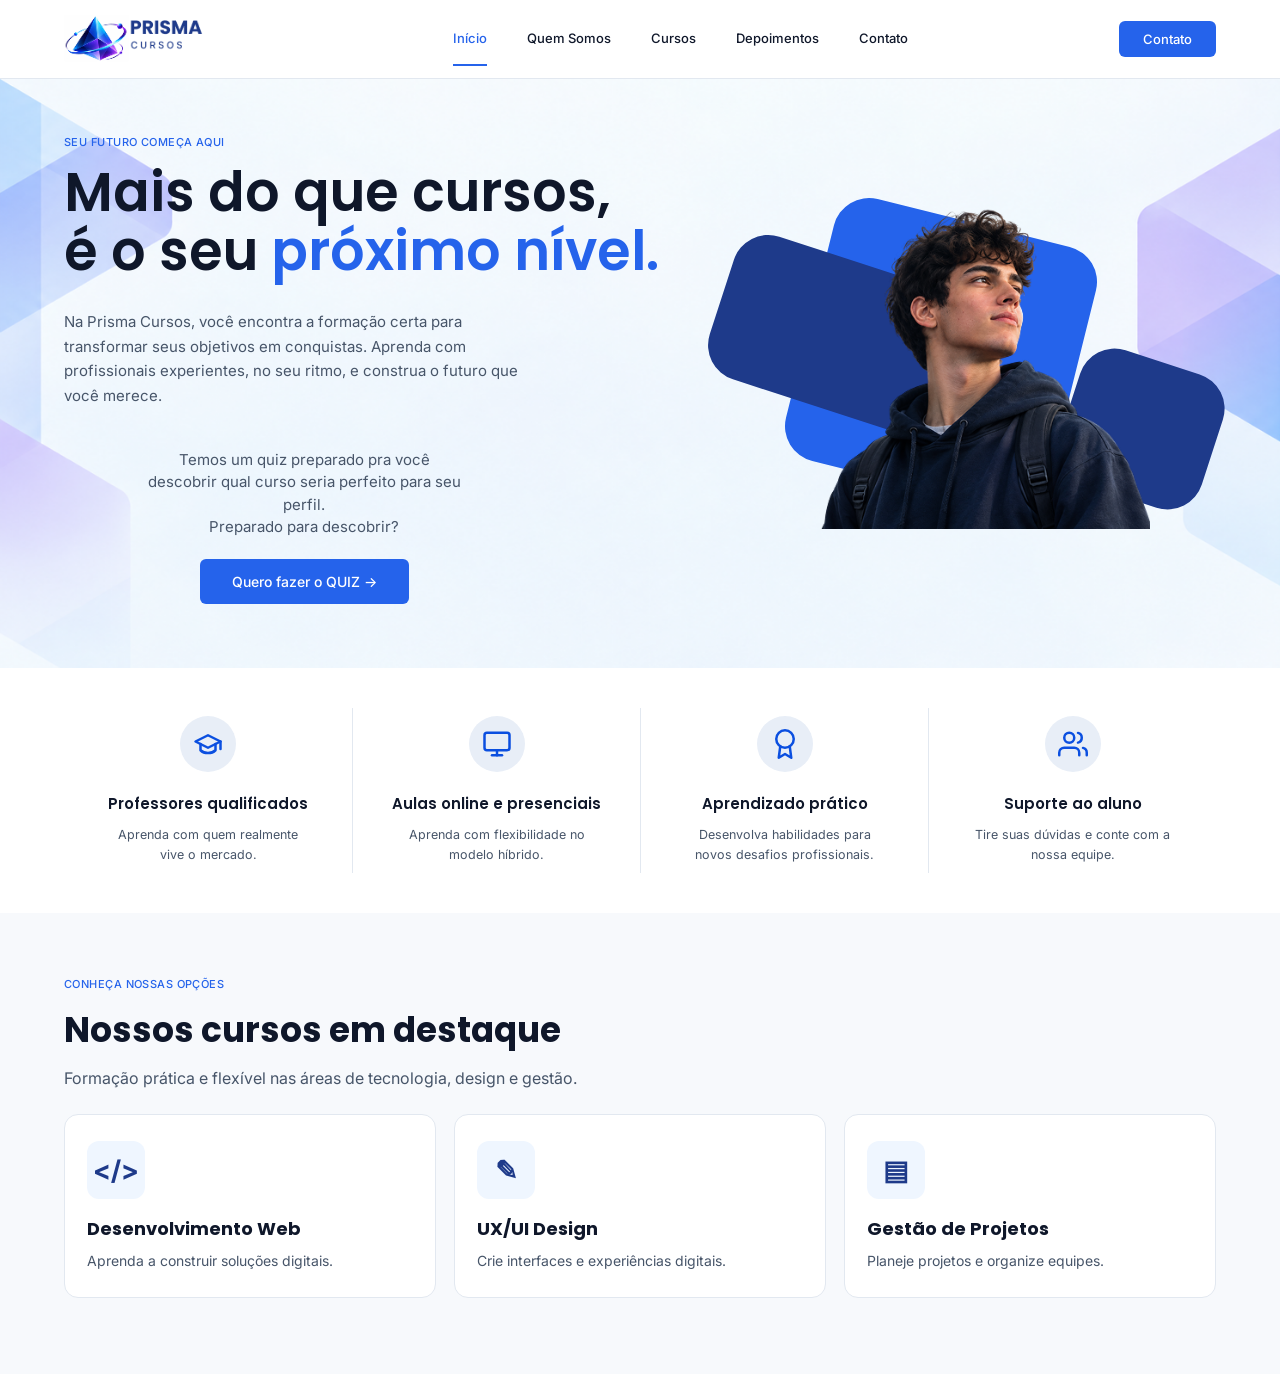
<file: index.html>
<!DOCTYPE html>

<html lang="pt-BR">
<head>
<meta charset="utf-8"/>
<meta content="width=device-width, initial-scale=1.0" name="viewport"/>
<title>Início | Prisma Cursos</title>
<link href="https://fonts.googleapis.com/css2?family=Inter:wght@400;500;600&amp;family=Poppins:wght@500;600;700&amp;display=swap" rel="stylesheet"/>
<link href="01-homepage/style.css" rel="stylesheet"/>
</head>
<body>
<!-- CABEÇALHO -->
<header class="navbar">
<div class="navbar__conteudo">
<a class="navbar__logo" href="index.html">
<img alt="Prisma Cursos" src="01-homepage/assets/logo.png"/>
</a>
<nav class="navbar__menu" id="menu">
<ul>
<li><a class="ativo" href="index.html">Início</a></li>
<li><a href="02-quem-somos/index.html">Quem Somos</a></li>
<li><a href="03-cursos/index.html">Cursos</a></li>
<li><a href="Pagina-Depoimentos/depoimentos.html">Depoimentos</a></li>
<li><a href="Pagina-Contatos/contatos.html">Contato</a></li>
</ul>
</nav>
<a class="botao botao--pequeno" href="Pagina-Contatos/contatos.html">Contato</a>
<!-- botão do menu no celular (o script.js faz ele funcionar) -->
<button aria-controls="menu" aria-expanded="false" aria-label="Abrir menu" class="navbar__toggle" id="botao-menu">☰</button>
</div>
</header>
<main>
<!-- HERO -->
<section class="hero">
<div class="container hero__conteudo">
<div class="hero__texto">
<span class="etiqueta">Seu futuro começa aqui</span>
<h1>Mais do que cursos,<br/>é o seu <span class="destaque">próximo nível.</span></h1>
<p>
                    Na Prisma Cursos, você encontra a formação certa para
                    transformar seus objetivos em conquistas. Aprenda com
                    profissionais experientes, no seu ritmo, e construa o futuro
                    que você merece.
                </p>
<div class="hero__quiz">
<p>
                        Temos um quiz preparado pra você descobrir qual curso
                        seria perfeito para seu perfil.<br/>
                        Preparado para descobrir?
                    </p>
<a class="botao" href="quiz/index.html">Quero fazer o QUIZ →</a>
</div>
</div>
<div class="hero__visual">
<div class="forma forma--escura-esq"></div>
<div class="forma forma--azul"></div>
<div class="forma forma--escura-dir"></div>
<img alt="Estudante da Prisma Cursos" class="hero__menino" src="01-homepage/assets/menino.png"/>
</div>
</div>
</section>
<!-- BENEFÍCIOS -->
<section class="beneficios">
<div class="container beneficios__lista">
<article class="beneficio">
<div class="beneficio__icone">
<svg fill="none" height="30" stroke="currentColor" stroke-linecap="round" stroke-linejoin="round" stroke-width="2" viewbox="0 0 24 24" width="30"><path d="M22 10 12 5 2 10l10 5 10-5z"></path><path d="M6 12v5c3 3 9 3 12 0v-5"></path><line x1="22" x2="22" y1="10" y2="16"></line></svg>
</div>
<h3>Professores qualificados</h3>
<p>Aprenda com quem realmente vive o mercado.</p>
</article>
<article class="beneficio">
<div class="beneficio__icone">
<svg fill="none" height="30" stroke="currentColor" stroke-linecap="round" stroke-linejoin="round" stroke-width="2" viewbox="0 0 24 24" width="30"><rect height="14" rx="2" width="20" x="2" y="3"></rect><line x1="8" x2="16" y1="21" y2="21"></line><line x1="12" x2="12" y1="17" y2="21"></line></svg>
</div>
<h3>Aulas online e presenciais</h3>
<p>Aprenda com flexibilidade no modelo híbrido.</p>
</article>
<article class="beneficio">
<div class="beneficio__icone">
<svg fill="none" height="30" stroke="currentColor" stroke-linecap="round" stroke-linejoin="round" stroke-width="2" viewbox="0 0 24 24" width="30"><circle cx="12" cy="8" r="7"></circle><polyline points="8.21 13.89 7 23 12 20 17 23 15.79 13.88"></polyline></svg>
</div>
<h3>Aprendizado prático</h3>
<p>Desenvolva habilidades para novos desafios profissionais.</p>
</article>
<article class="beneficio">
<div class="beneficio__icone">
<svg fill="none" height="30" stroke="currentColor" stroke-linecap="round" stroke-linejoin="round" stroke-width="2" viewbox="0 0 24 24" width="30"><path d="M17 21v-2a4 4 0 0 0-4-4H5a4 4 0 0 0-4 4v2"></path><circle cx="9" cy="7" r="4"></circle><path d="M23 21v-2a4 4 0 0 0-3-3.87"></path><path d="M16 3.13a4 4 0 0 1 0 7.75"></path></svg>
</div>
<h3>Suporte ao aluno</h3>
<p>Tire suas dúvidas e conte com a nossa equipe.</p>
</article>
</div>
</section><section class="home-courses"><div class="container"><span class="etiqueta">Conheça nossas opções</span><h2>Nossos cursos em destaque</h2><p>Formação prática e flexível nas áreas de tecnologia, design e gestão.</p><div class="home-courses__grid"><a class="home-course" href="03-cursos/index.html#curso-web"><span aria-hidden="true">&lt;/&gt;</span><h3>Desenvolvimento Web</h3><p>Aprenda a construir soluções digitais.</p></a><a class="home-course" href="03-cursos/index.html#curso-design"><span aria-hidden="true">✎</span><h3>UX/UI Design</h3><p>Crie interfaces e experiências digitais.</p></a><a class="home-course" href="03-cursos/index.html#curso-gestao"><span aria-hidden="true">▤</span><h3>Gestão de Projetos</h3><p>Planeje projetos e organize equipes.</p></a></div></div></section>
</main>
<script src="01-homepage/script.js"></script>
</body>
</html>
</file>
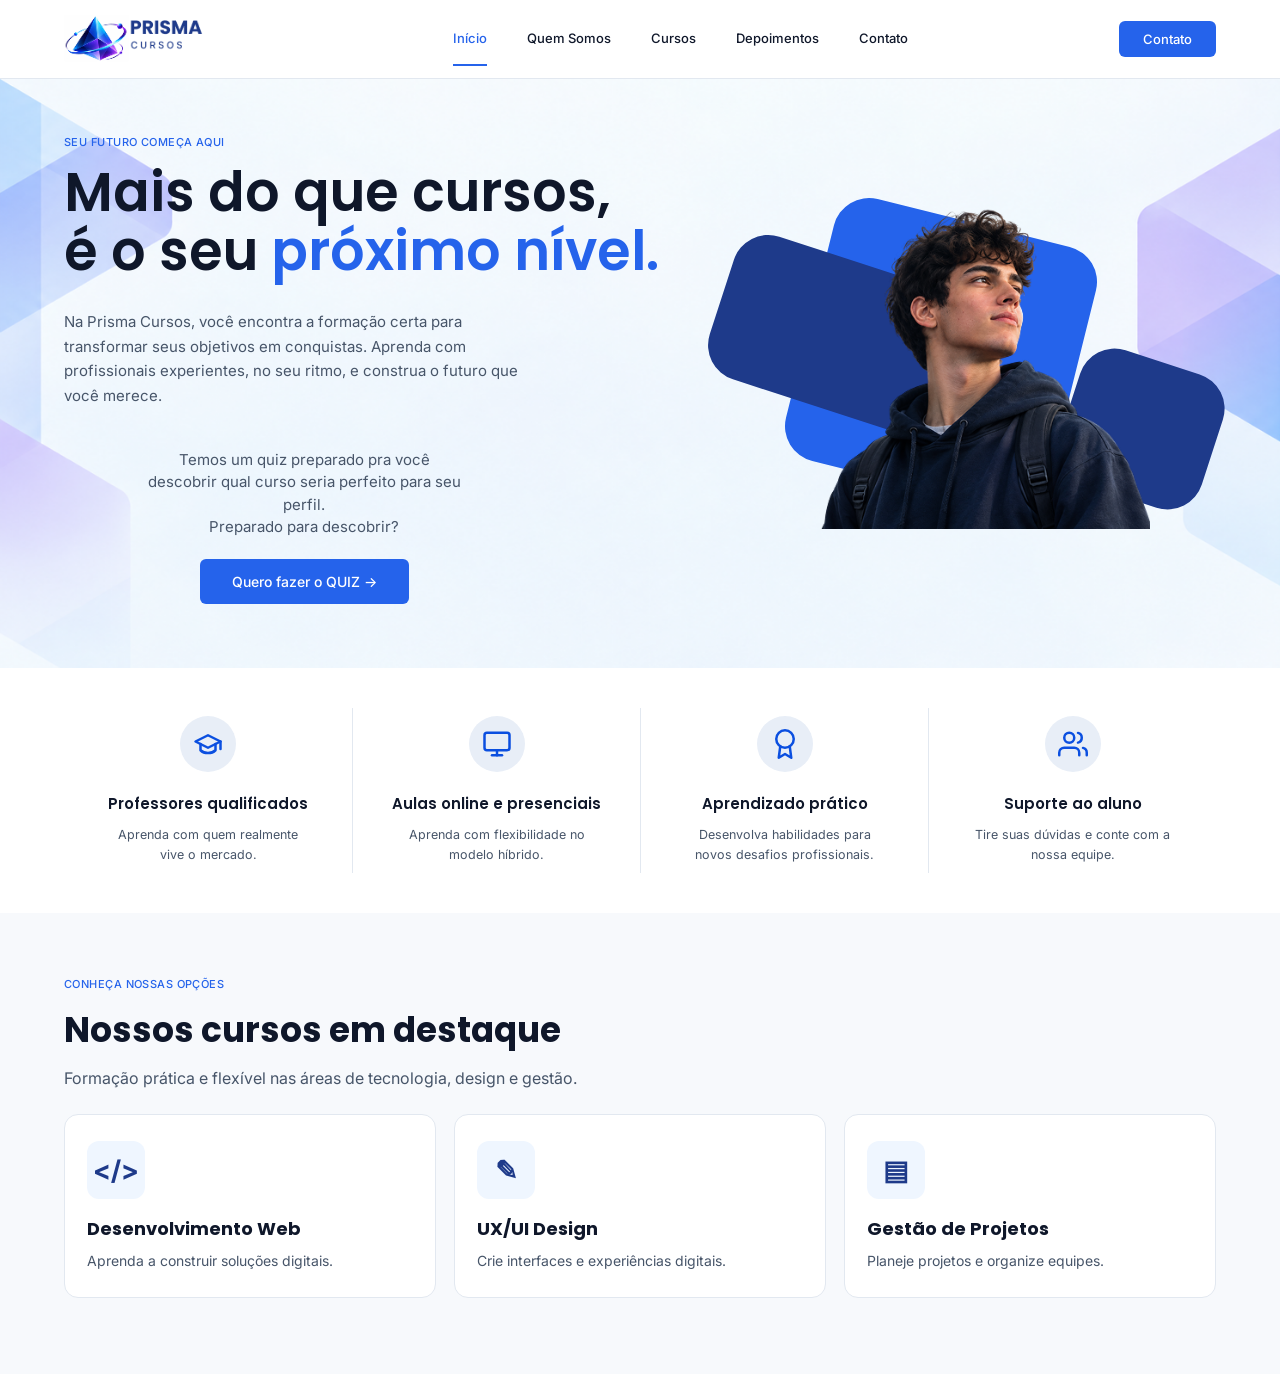
<file: 01-homepage/index.html>
<!DOCTYPE html>

<html lang="pt-BR">
<head>
<meta charset="utf-8"/>
<meta content="width=device-width, initial-scale=1.0" name="viewport"/>
<title>Início | Prisma Cursos</title>
<link href="https://fonts.googleapis.com/css2?family=Inter:wght@400;500;600&amp;family=Poppins:wght@500;600;700&amp;display=swap" rel="stylesheet"/>
<link href="style.css" rel="stylesheet"/>
</head>
<body>
<!-- CABEÇALHO -->
<header class="navbar">
<div class="navbar__conteudo">
<a class="navbar__logo" href="../index.html">
<img alt="Prisma Cursos" src="assets/logo.png"/>
</a>
<nav class="navbar__menu" id="menu">
<ul>
<li><a class="ativo" href="../index.html">Início</a></li>
<li><a href="../02-quem-somos/index.html">Quem Somos</a></li>
<li><a href="../03-cursos/index.html">Cursos</a></li>
<li><a href="../Pagina-Depoimentos/depoimentos.html">Depoimentos</a></li>
<li><a href="../Pagina-Contatos/contatos.html">Contato</a></li>
</ul>
</nav>
<a class="botao botao--pequeno" href="../Pagina-Contatos/contatos.html">Contato</a>
<!-- botão do menu no celular (o script.js faz ele funcionar) -->
<button aria-controls="menu" aria-expanded="false" aria-label="Abrir menu" class="navbar__toggle" id="botao-menu">☰</button>
</div>
</header>
<main>
<!-- HERO -->
<section class="hero">
<div class="container hero__conteudo">
<div class="hero__texto">
<span class="etiqueta">Seu futuro começa aqui</span>
<h1>Mais do que cursos,<br/>é o seu <span class="destaque">próximo nível.</span></h1>
<p>
                    Na Prisma Cursos, você encontra a formação certa para
                    transformar seus objetivos em conquistas. Aprenda com
                    profissionais experientes, no seu ritmo, e construa o futuro
                    que você merece.
                </p>
<div class="hero__quiz">
<p>
                        Temos um quiz preparado pra você descobrir qual curso
                        seria perfeito para seu perfil.<br/>
                        Preparado para descobrir?
                    </p>
<a class="botao" href="../quiz/index.html">Quero fazer o QUIZ →</a>
</div>
</div>
<div class="hero__visual">
<div class="forma forma--escura-esq"></div>
<div class="forma forma--azul"></div>
<div class="forma forma--escura-dir"></div>
<img alt="Estudante da Prisma Cursos" class="hero__menino" src="assets/menino.png"/>
</div>
</div>
</section>
<!-- BENEFÍCIOS -->
<section class="beneficios">
<div class="container beneficios__lista">
<article class="beneficio">
<div class="beneficio__icone">
<svg fill="none" height="30" stroke="currentColor" stroke-linecap="round" stroke-linejoin="round" stroke-width="2" viewbox="0 0 24 24" width="30"><path d="M22 10 12 5 2 10l10 5 10-5z"></path><path d="M6 12v5c3 3 9 3 12 0v-5"></path><line x1="22" x2="22" y1="10" y2="16"></line></svg>
</div>
<h3>Professores qualificados</h3>
<p>Aprenda com quem realmente vive o mercado.</p>
</article>
<article class="beneficio">
<div class="beneficio__icone">
<svg fill="none" height="30" stroke="currentColor" stroke-linecap="round" stroke-linejoin="round" stroke-width="2" viewbox="0 0 24 24" width="30"><rect height="14" rx="2" width="20" x="2" y="3"></rect><line x1="8" x2="16" y1="21" y2="21"></line><line x1="12" x2="12" y1="17" y2="21"></line></svg>
</div>
<h3>Aulas online e presenciais</h3>
<p>Aprenda com flexibilidade no modelo híbrido.</p>
</article>
<article class="beneficio">
<div class="beneficio__icone">
<svg fill="none" height="30" stroke="currentColor" stroke-linecap="round" stroke-linejoin="round" stroke-width="2" viewbox="0 0 24 24" width="30"><circle cx="12" cy="8" r="7"></circle><polyline points="8.21 13.89 7 23 12 20 17 23 15.79 13.88"></polyline></svg>
</div>
<h3>Aprendizado prático</h3>
<p>Desenvolva habilidades para novos desafios profissionais.</p>
</article>
<article class="beneficio">
<div class="beneficio__icone">
<svg fill="none" height="30" stroke="currentColor" stroke-linecap="round" stroke-linejoin="round" stroke-width="2" viewbox="0 0 24 24" width="30"><path d="M17 21v-2a4 4 0 0 0-4-4H5a4 4 0 0 0-4 4v2"></path><circle cx="9" cy="7" r="4"></circle><path d="M23 21v-2a4 4 0 0 0-3-3.87"></path><path d="M16 3.13a4 4 0 0 1 0 7.75"></path></svg>
</div>
<h3>Suporte ao aluno</h3>
<p>Tire suas dúvidas e conte com a nossa equipe.</p>
</article>
</div>
</section><section class="home-courses"><div class="container"><span class="etiqueta">Conheça nossas opções</span><h2>Nossos cursos em destaque</h2><p>Formação prática e flexível nas áreas de tecnologia, design e gestão.</p><div class="home-courses__grid"><a class="home-course" href="../03-cursos/index.html#curso-web"><span aria-hidden="true">&lt;/&gt;</span><h3>Desenvolvimento Web</h3><p>Aprenda a construir soluções digitais.</p></a><a class="home-course" href="../03-cursos/index.html#curso-design"><span aria-hidden="true">✎</span><h3>UX/UI Design</h3><p>Crie interfaces e experiências digitais.</p></a><a class="home-course" href="../03-cursos/index.html#curso-gestao"><span aria-hidden="true">▤</span><h3>Gestão de Projetos</h3><p>Planeje projetos e organize equipes.</p></a></div></div></section>
</main>
<script src="script.js"></script>
</body>
</html>
</file>
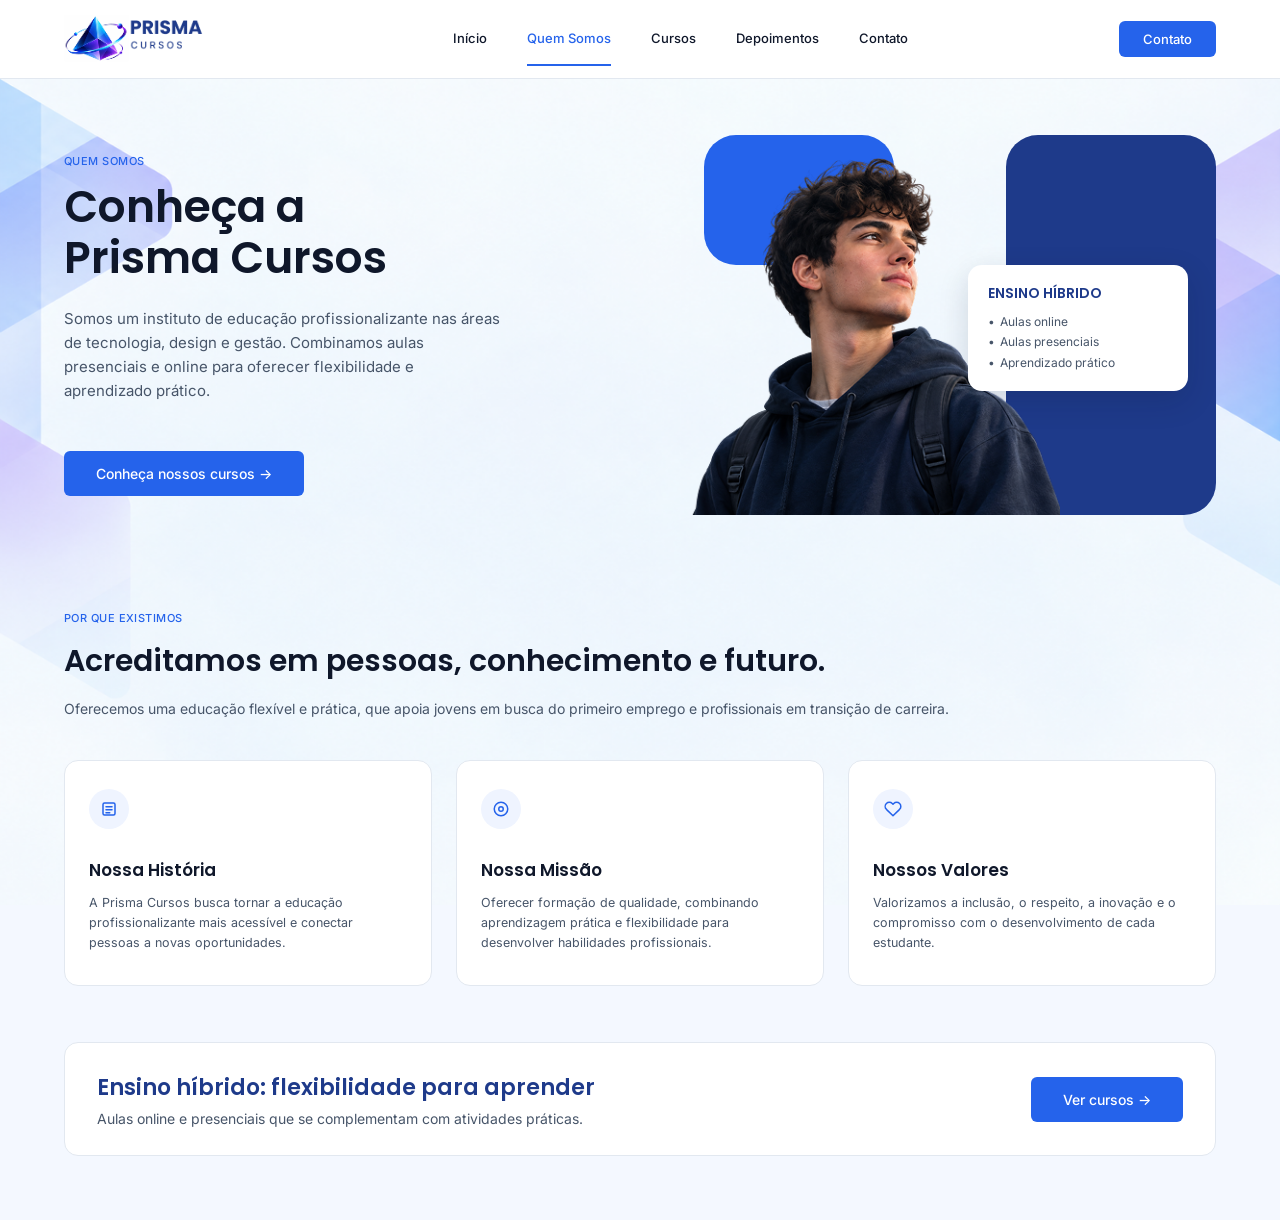
<file: 02-quem-somos/index.html>
<!DOCTYPE html>

<html lang="pt-BR">
<head>
<meta charset="utf-8"/>
<meta content="width=device-width, initial-scale=1.0" name="viewport"/>
<title>Quem Somos | Prisma Cursos</title>
<link href="https://fonts.googleapis.com" rel="preconnect"/>
<link crossorigin="" href="https://fonts.gstatic.com" rel="preconnect"/>
<link href="https://fonts.googleapis.com/css2?family=Inter:wght@400;500;600&amp;family=Poppins:wght@500;600;700&amp;display=swap" rel="stylesheet"/>
<link href="style.css" rel="stylesheet"/>
</head>
<body>
<!-- CABEÇALHO -->
<header class="navbar">
<div class="navbar__conteudo">
<a class="navbar__logo" href="../index.html">
<img alt="Prisma Cursos" src="assets/logo.png"/>
</a>
<nav class="navbar__menu" id="menu">
<ul>
<li><a href="../index.html">Início</a></li>
<li><a class="ativo" href="../02-quem-somos/index.html">Quem Somos</a></li>
<li><a href="../03-cursos/index.html">Cursos</a></li>
<li><a href="../Pagina-Depoimentos/depoimentos.html">Depoimentos</a></li>
<li><a href="../Pagina-Contatos/contatos.html">Contato</a></li>
</ul>
</nav>
<a class="botao botao--pequeno" href="../Pagina-Contatos/contatos.html">Contato</a>
<!-- botão do menu no celular (o script.js faz ele funcionar) -->
<button aria-controls="menu" aria-expanded="false" aria-label="Abrir menu" class="navbar__toggle" id="botao-menu">☰</button>
</div>
</header>
<main>
<!-- HERO -->
<section class="hero">
<div class="container hero__conteudo">
<div class="hero__texto">
<span class="etiqueta">Quem somos</span>
<h1>Conheça a<br/>Prisma Cursos</h1>
<p>
                    Somos um instituto de educação profissionalizante nas áreas
                    de tecnologia, design e gestão. Combinamos aulas presenciais
                    e online para oferecer flexibilidade e aprendizado prático.
                </p>
<a class="botao" href="../03-cursos/index.html">Conheça nossos cursos →</a>
</div>
<div class="hero__visual">
<div class="forma forma--azul"></div>
<div class="forma forma--escura"></div>
<img alt="Estudante da Prisma Cursos" class="hero__menino" src="assets/menino.png"/>
<div class="cartao-flutuante">
<h3>ENSINO HÍBRIDO</h3>
<ul>
<li>Aulas online</li>
<li>Aulas presenciais</li>
<li>Aprendizado prático</li>
</ul>
</div>
</div>
</div>
</section>
<!-- POR QUE EXISTIMOS -->
<section class="porque">
<div class="container">
<span class="etiqueta">Por que existimos</span>
<h2>Acreditamos em pessoas, conhecimento e futuro.</h2>
<p class="porque__subtitulo">
                Oferecemos uma educação flexível e prática, que apoia jovens em busca
                do primeiro emprego e profissionais em transição de carreira.
            </p>
<div class="cards">
<article class="card">
<div class="card__icone">
<svg fill="none" height="18" stroke="currentColor" stroke-linecap="round" stroke-linejoin="round" stroke-width="2" viewbox="0 0 24 24" width="18"><rect height="16" rx="2" width="16" x="4" y="4"></rect><line x1="8" x2="16" y1="9" y2="9"></line><line x1="8" x2="16" y1="13" y2="13"></line><line x1="8" x2="13" y1="17" y2="17"></line></svg>
</div>
<h3>Nossa História</h3>
<p>A Prisma Cursos busca tornar a educação profissionalizante mais acessível e conectar pessoas a novas oportunidades.</p>
</article>
<article class="card">
<div class="card__icone">
<svg fill="none" height="18" stroke="currentColor" stroke-linecap="round" stroke-linejoin="round" stroke-width="2" viewbox="0 0 24 24" width="18"><circle cx="12" cy="12" r="9"></circle><circle cx="12" cy="12" r="3"></circle></svg>
</div>
<h3>Nossa Missão</h3>
<p>Oferecer formação de qualidade, combinando aprendizagem prática e flexibilidade para desenvolver habilidades profissionais.</p>
</article>
<article class="card">
<div class="card__icone">
<svg fill="none" height="18" stroke="currentColor" stroke-linecap="round" stroke-linejoin="round" stroke-width="2" viewbox="0 0 24 24" width="18"><path d="M20.8 4.6a5.5 5.5 0 0 0-7.8 0L12 5.7l-1-1.1a5.5 5.5 0 0 0-7.8 7.8l1 1.1L12 21l7.8-7.5 1-1.1a5.5 5.5 0 0 0 0-7.8z"></path></svg>
</div>
<h3>Nossos Valores</h3>
<p>Valorizamos a inclusão, o respeito, a inovação e o compromisso com o desenvolvimento de cada estudante.</p>
</article>
</div>
</div>
</section>
<!-- FAIXA FINAL -->
<section class="faixa">
<div class="container">
<div class="faixa__caixa">
<div>
<h2>Ensino híbrido: flexibilidade para aprender</h2>
<p>Aulas online e presenciais que se complementam com atividades práticas.</p>
</div>
<a class="botao" href="../03-cursos/index.html">Ver cursos →</a>
</div>
</div>
</section>
</main>
<script src="script.js"></script>
</body>
</html>
</file>
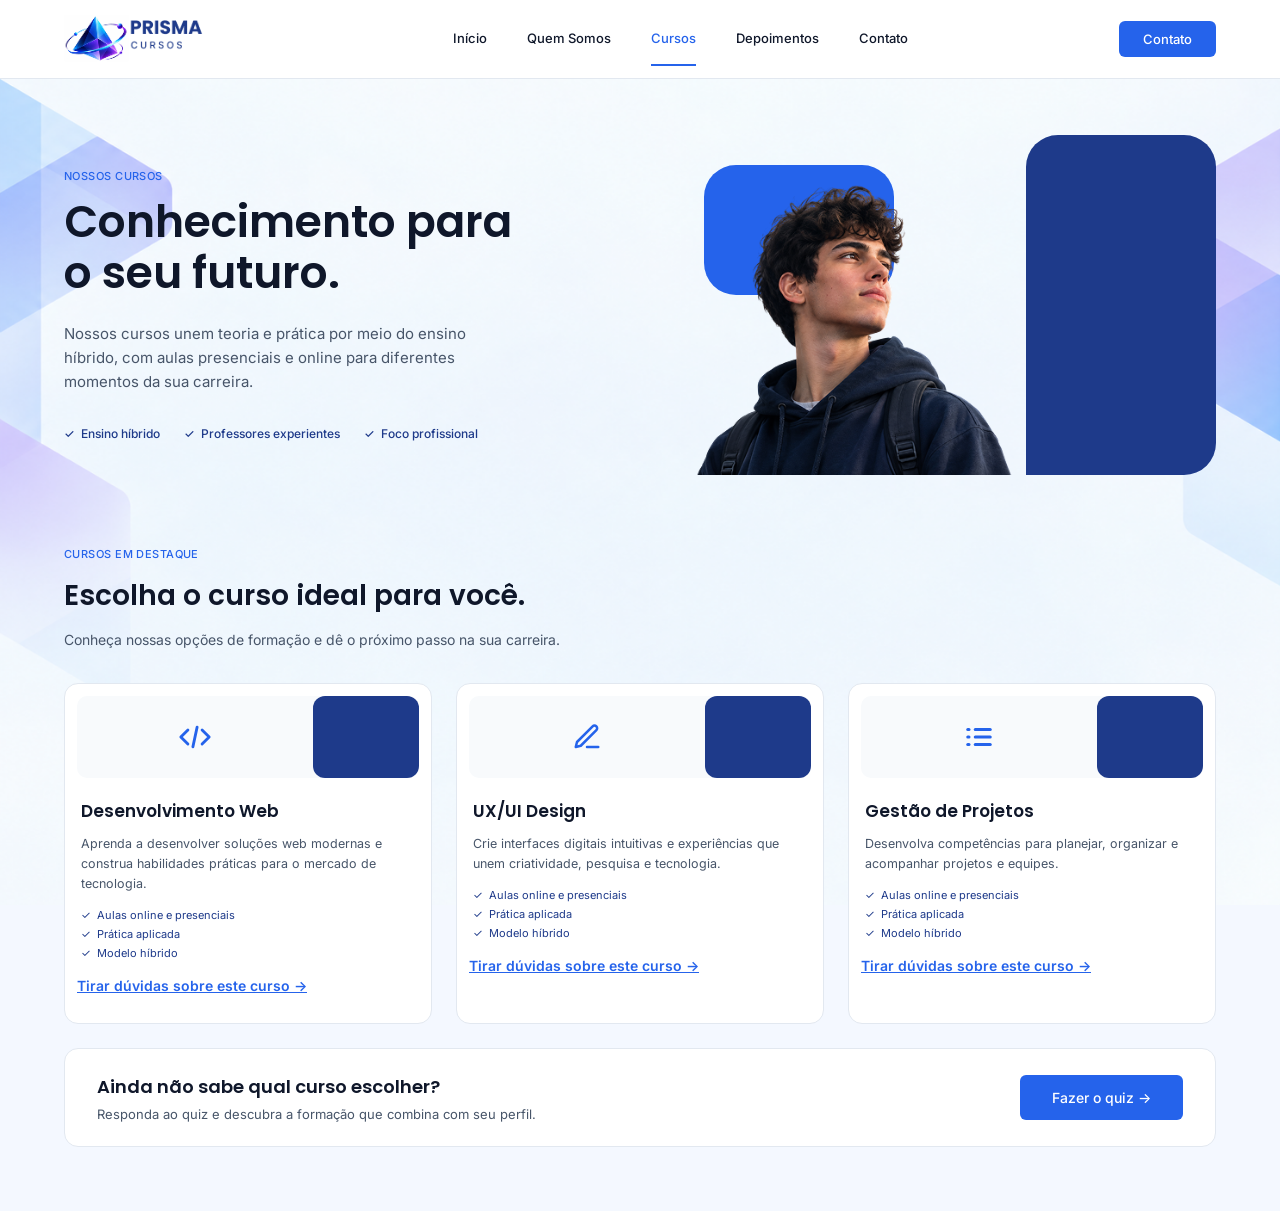
<file: 03-cursos/index.html>
<!DOCTYPE html>

<html lang="pt-BR">
<head>
<meta charset="utf-8"/>
<meta content="width=device-width, initial-scale=1.0" name="viewport"/>
<title>Cursos | Prisma Cursos</title>
<link href="https://fonts.googleapis.com/css2?family=Inter:wght@400;500;600&amp;family=Poppins:wght@500;600;700&amp;display=swap" rel="stylesheet"/>
<link href="style.css" rel="stylesheet"/>
</head>
<body>
<!-- CABEÇALHO -->
<header class="navbar">
<div class="navbar__conteudo">
<a class="navbar__logo" href="../index.html">
<img alt="Prisma Cursos" src="assets/logo.png"/>
</a>
<nav class="navbar__menu" id="menu">
<ul>
<li><a href="../index.html">Início</a></li>
<li><a href="../02-quem-somos/index.html">Quem Somos</a></li>
<li><a class="ativo" href="../03-cursos/index.html">Cursos</a></li>
<li><a href="../Pagina-Depoimentos/depoimentos.html">Depoimentos</a></li>
<li><a href="../Pagina-Contatos/contatos.html">Contato</a></li>
</ul>
</nav>
<a class="botao botao--pequeno" href="../Pagina-Contatos/contatos.html">Contato</a>
<!-- botão do menu no celular (o script.js faz ele funcionar) -->
<button aria-controls="menu" aria-expanded="false" aria-label="Abrir menu" class="navbar__toggle" id="botao-menu">☰</button>
</div>
</header>
<main>
<!-- HERO -->
<section class="hero">
<div class="container hero__conteudo">
<div class="hero__texto">
<span class="etiqueta">Nossos cursos</span>
<h1>Conhecimento para<br/>o seu futuro.</h1>
<p>
                    Nossos cursos unem teoria e prática por meio do ensino híbrido,
                    com aulas presenciais e online para diferentes momentos da sua carreira.
                </p>
<ul class="hero__destaques">
<li>Ensino híbrido</li>
<li>Professores experientes</li>
<li>Foco profissional</li>
</ul>
</div>
<div class="hero__visual">
<div class="forma forma--azul"></div>
<div class="forma forma--escura"></div>
<img alt="Estudante da Prisma Cursos" class="hero__menino" src="assets/menino.png"/>
</div>
</div>
</section>
<!-- CURSOS EM DESTAQUE -->
<section class="cursos">
<div class="container">
<span class="etiqueta">Cursos em destaque</span>
<h2>Escolha o curso ideal para você.</h2>
<p class="cursos__subtitulo">
                Conheça nossas opções de formação e dê o próximo passo na sua carreira.
            </p>
<div class="cursos__lista">
<!-- Curso 1 -->
<article class="curso" id="curso-web">
<div class="curso__topo">
<div class="curso__icone">
<svg fill="none" height="34" stroke="currentColor" stroke-linecap="round" stroke-linejoin="round" stroke-width="2" viewbox="0 0 24 24" width="34"><polyline points="7 7 2 12 7 17"></polyline><polyline points="17 7 22 12 17 17"></polyline><line x1="13.5" x2="10.5" y1="5" y2="19"></line></svg>
</div>
<div class="curso__bloco"></div>
</div>
<h3>Desenvolvimento Web</h3>
<p>Aprenda a desenvolver soluções web modernas e construa habilidades práticas para o mercado de tecnologia.</p>
<ul class="curso__itens">
<li>Aulas online e presenciais</li>
<li>Prática aplicada</li>
<li>Modelo híbrido</li>
</ul>
<a class="curso__detalhes" href="../Pagina-Contatos/contatos.html">Tirar dúvidas sobre este curso →</a></article>
<!-- Curso 2 -->
<article class="curso" id="curso-design">
<div class="curso__topo">
<div class="curso__icone">
<svg fill="none" height="30" stroke="currentColor" stroke-linecap="round" stroke-linejoin="round" stroke-width="2" viewbox="0 0 24 24" width="30"><path d="M12 20h9"></path><path d="M16.5 3.5a2.121 2.121 0 0 1 3 3L7 19l-4 1 1-4L16.5 3.5z"></path></svg>
</div>
<div class="curso__bloco"></div>
</div>
<h3>UX/UI Design</h3>
<p>Crie interfaces digitais intuitivas e experiências que unem criatividade, pesquisa e tecnologia.</p>
<ul class="curso__itens">
<li>Aulas online e presenciais</li>
<li>Prática aplicada</li>
<li>Modelo híbrido</li>
</ul>
<a class="curso__detalhes" href="../Pagina-Contatos/contatos.html">Tirar dúvidas sobre este curso →</a></article>
<!-- Curso 3 -->
<article class="curso" id="curso-gestao">
<div class="curso__topo">
<div class="curso__icone">
<svg fill="none" height="30" stroke="currentColor" stroke-linecap="round" stroke-linejoin="round" stroke-width="2.4" viewbox="0 0 24 24" width="30"><line x1="9" x2="21" y1="6" y2="6"></line><line x1="9" x2="21" y1="12" y2="12"></line><line x1="9" x2="21" y1="18" y2="18"></line><line x1="3" x2="4" y1="6" y2="6"></line><line x1="3" x2="4" y1="12" y2="12"></line><line x1="3" x2="4" y1="18" y2="18"></line></svg>
</div>
<div class="curso__bloco"></div>
</div>
<h3>Gestão de Projetos</h3>
<p>Desenvolva competências para planejar, organizar e acompanhar projetos e equipes.</p>
<ul class="curso__itens">
<li>Aulas online e presenciais</li>
<li>Prática aplicada</li>
<li>Modelo híbrido</li>
</ul>
<a class="curso__detalhes" href="../Pagina-Contatos/contatos.html">Tirar dúvidas sobre este curso →</a></article>
</div>
<!-- FAIXA DO QUIZ -->
<div class="faixa">
<div>
<h2>Ainda não sabe qual curso escolher?</h2>
<p>Responda ao quiz e descubra a formação que combina com seu perfil.</p>
</div>
<a class="botao" href="../quiz/index.html">Fazer o quiz →</a>
</div>
</div>
</section>
</main>
<script src="script.js"></script>
</body>
</html>
</file>
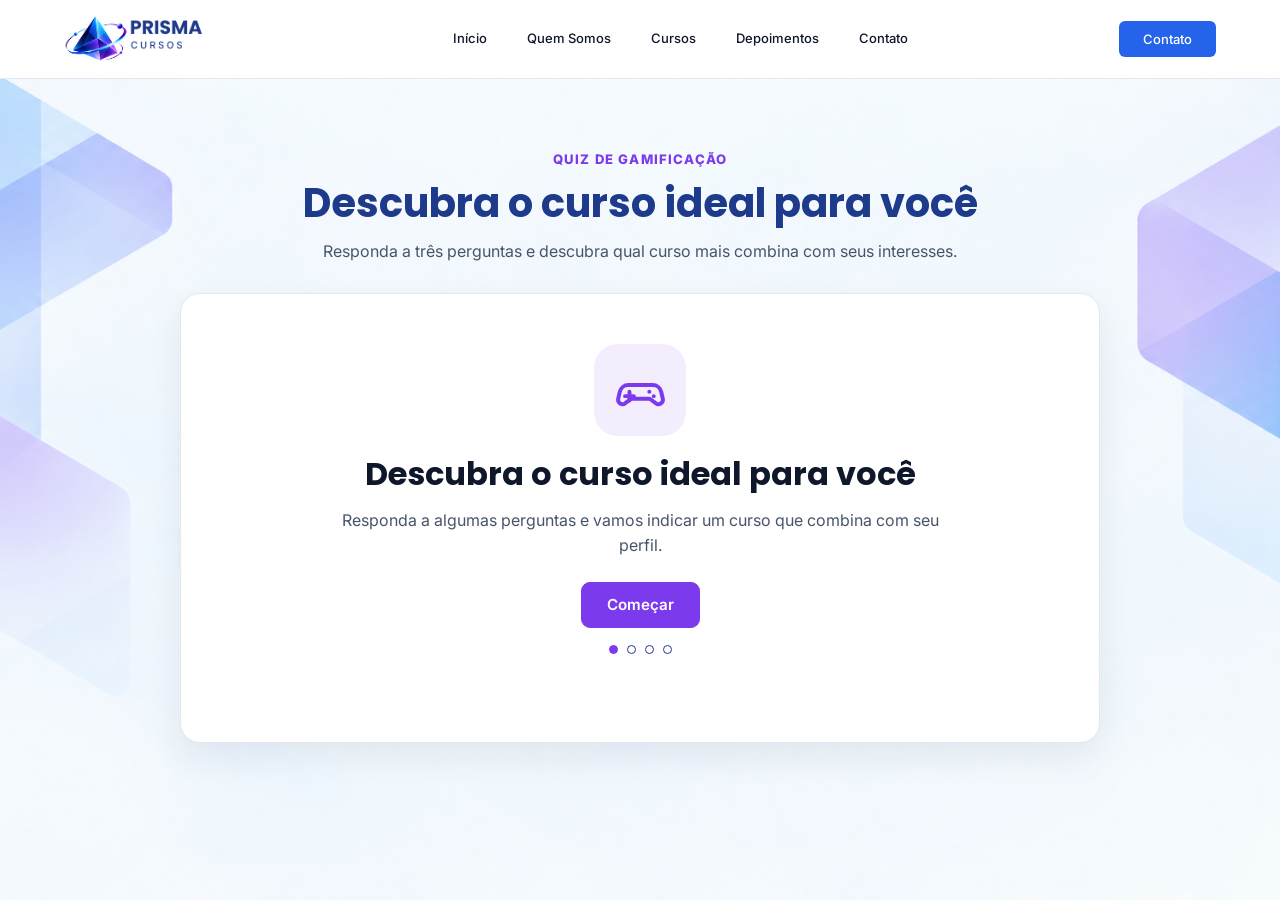
<file: quiz/index.html>
<!doctype html><html lang="pt-BR"><head><meta charset="utf-8"><meta name="viewport" content="width=device-width,initial-scale=1"><title>Quiz - Prisma Cursos</title><link rel="preconnect" href="https://fonts.googleapis.com"><link rel="preconnect" href="https://fonts.gstatic.com" crossorigin><link href="https://fonts.googleapis.com/css2?family=Inter:wght@400;500;600;700&family=Poppins:wght@500;600;700&display=swap" rel="stylesheet"><link rel="stylesheet" href="../01-homepage/style.css"><link rel="stylesheet" href="quiz.css"></head><body><header class="navbar"><div class="navbar__conteudo"><a href="../index.html" class="navbar__logo"><img src="../01-homepage/assets/logo.png" alt="Prisma Cursos"></a><nav class="navbar__menu" id="menu" aria-label="Navegação principal"><ul><li><a href="../index.html">Início</a></li><li><a href="../02-quem-somos/index.html">Quem Somos</a></li><li><a href="../03-cursos/index.html">Cursos</a></li><li><a href="../Pagina-Depoimentos/depoimentos.html">Depoimentos</a></li><li><a href="../Pagina-Contatos/contatos.html">Contato</a></li></ul></nav><a href="../Pagina-Contatos/contatos.html" class="botao botao--pequeno">Contato</a><button class="navbar__toggle" id="botao-menu" aria-controls="menu" aria-label="Abrir menu" aria-expanded="false">&#9776;</button></div></header><main><!-- QUIZ PRISMA CURSOS: cole esta seção dentro de <main>, no local desejado. -->
<section id="quiz" class="pcq-section" aria-labelledby="pcq-title">
  <div class="pcq-container">
    <header class="pcq-section-header">
      <span class="pcq-eyebrow">QUIZ DE GAMIFICAÇÃO</span>
      <h2 id="pcq-title">Descubra o curso ideal para você</h2>
      <p>Responda a três perguntas e descubra qual curso mais combina com seus interesses.</p>
    </header>

    <div class="pcq-panel">
      <!-- O JavaScript exibe introdução, perguntas e resultado aqui. -->
      <div id="pcq-screen" class="pcq-screen"></div>
      <p id="pcq-status" class="pcq-sr-only" role="status" aria-live="polite" aria-atomic="true"></p>
    </div>
  </div>
</section>
<!-- FIM DO QUIZ -->
</main><script src="../01-homepage/script.js" defer></script><script src="quiz.js" defer></script></body></html>
</file>
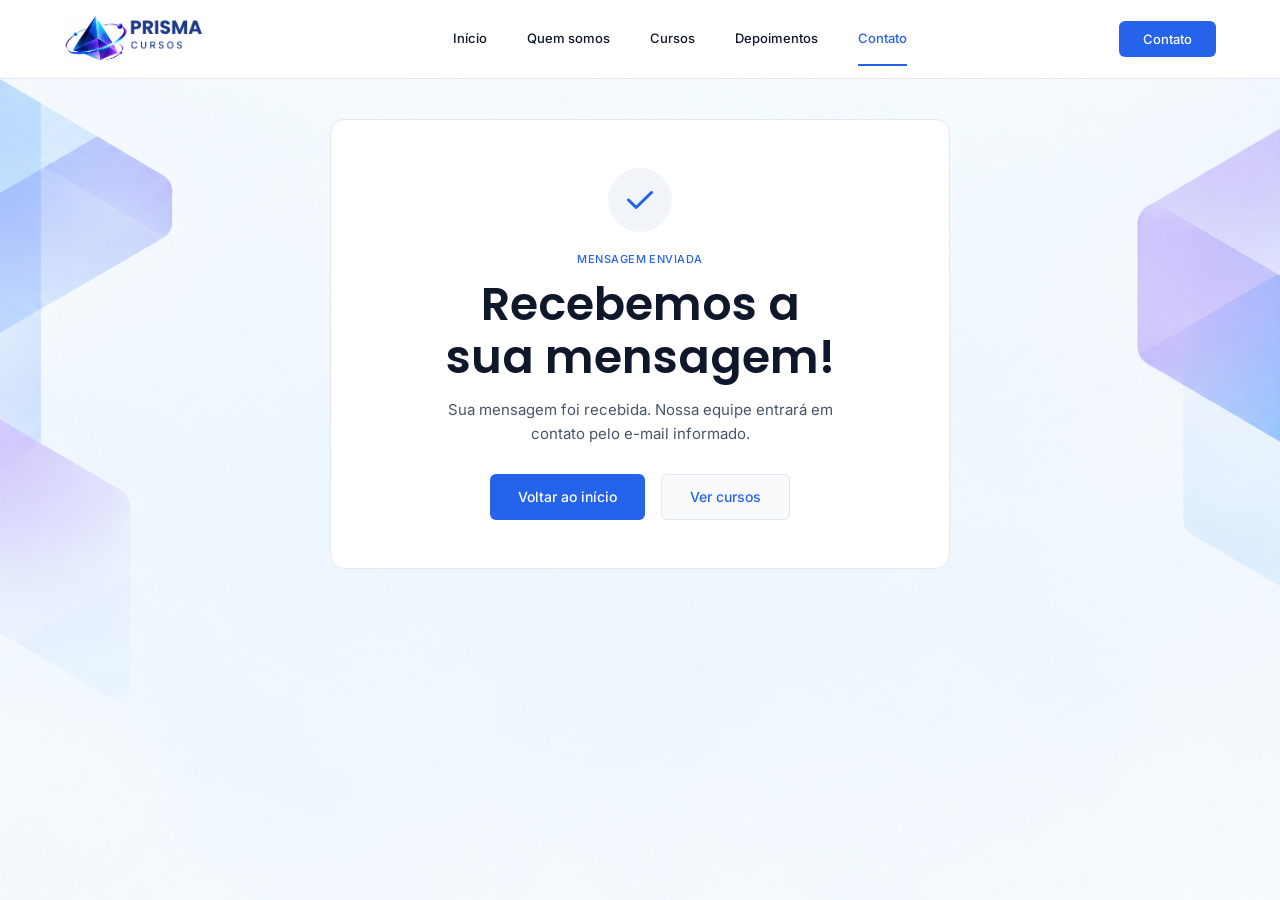
<file: Pagina-Confirmacao/confirmacao.html>
<!DOCTYPE html>

<html lang="pt-BR">
<head>
<meta charset="utf-8"/>
<meta content="width=device-width, initial-scale=1.0" name="viewport"/>
<link href="https://fonts.googleapis.com" rel="preconnect"/>
<link crossorigin="" href="https://fonts.gstatic.com" rel="preconnect"/>
<link href="https://fonts.googleapis.com/css2?family=Inter:wght@400;500;600&amp;family=Poppins:wght@600&amp;display=swap" rel="stylesheet"/>
<link href="confirmacao.css" rel="stylesheet"/>
<title>Mensagem enviada</title>
</head>
<body>
<header>
<a class="logo-link" href="../index.html"><img alt="Logo do site" class="logo-header" src="imagens/Logo Prisma Cursos.png"/></a>
<nav id="menu">
<a href="../index.html">Início</a>
<a href="../02-quem-somos/index.html">Quem somos</a>
<a href="../03-cursos/index.html">Cursos</a>
<a href="../Pagina-Depoimentos/depoimentos.html">Depoimentos</a>
<a class="contato-header" href="../Pagina-Contatos/contatos.html">Contato</a>
</nav>
<a class="botao-contato" href="../Pagina-Contatos/contatos.html" role="link">Contato</a>
<button aria-label="Abrir menu" aria-controls="menu" aria-expanded="false" class="botao-menu">☰</button>
</header>
<main>
<article class="balao1">
<div class="circulo">
<img alt="" src="imagens/simbolo-confirmacao.svg"/>
</div>
<p class="rotulo">MENSAGEM ENVIADA</p>
<h1 class="titulo-confirmacao">Recebemos a sua mensagem!</h1>
<p class="texto-confirmacao">Sua mensagem foi recebida. Nossa equipe entrará em contato pelo e-mail informado.</p>
<div class="botoes">
<a class="botao botao-principal" href="../index.html">Voltar ao início</a>
<a class="botao botao-secundario" href="../03-cursos/index.html">Ver cursos</a>
</div>
</article>
</main>
<footer></footer>
<script src="confirmacao.js"></script>
</body>
</html>
</file>
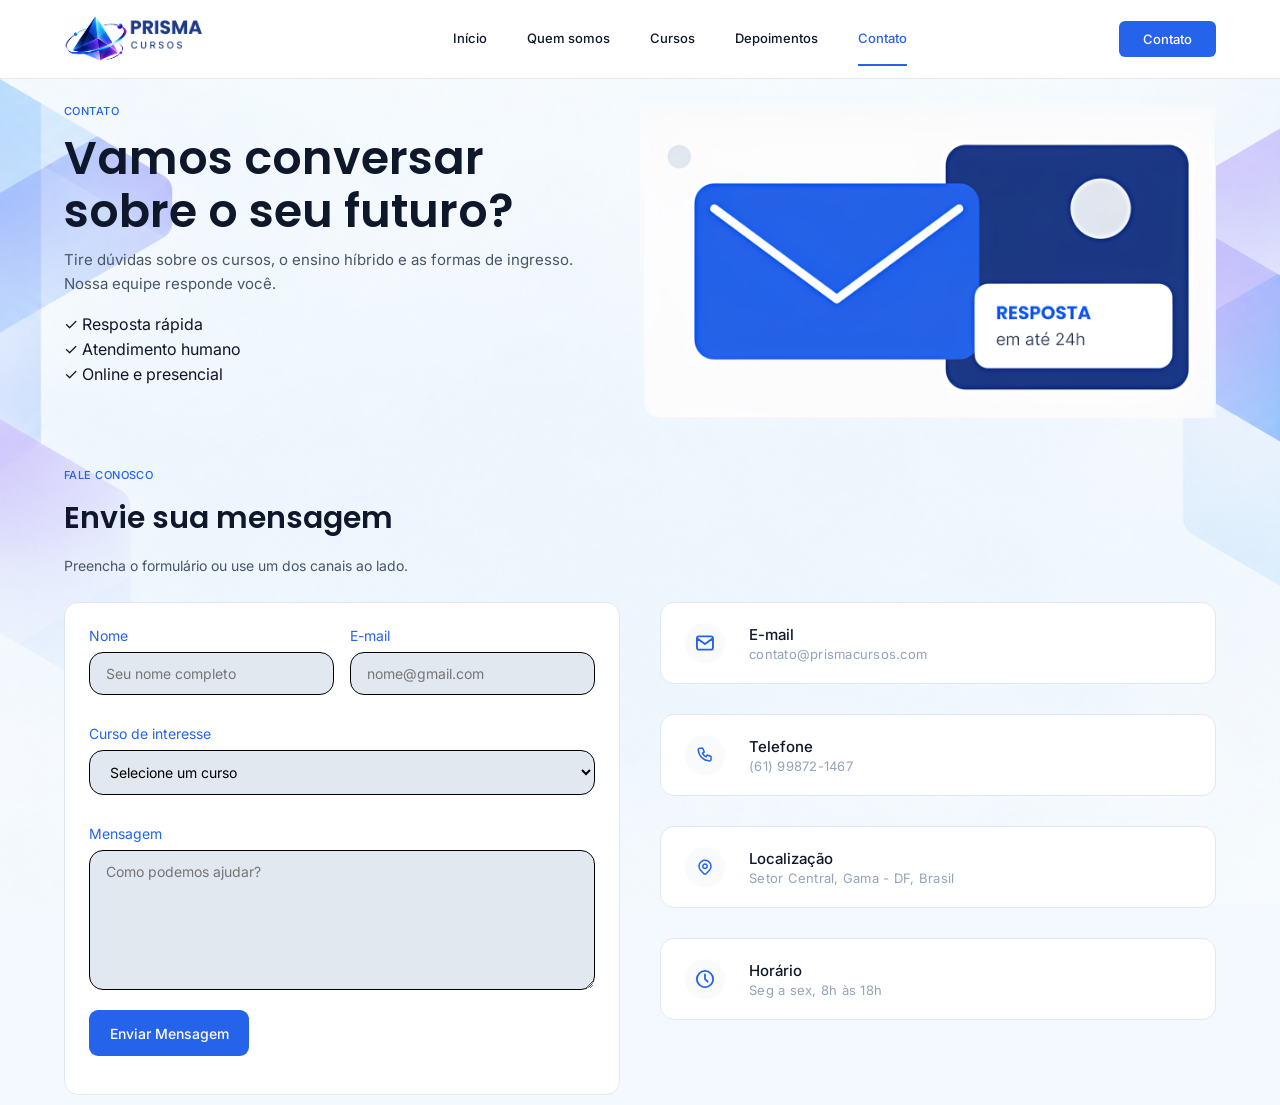
<file: Pagina-Contatos/contatos.html>
<!DOCTYPE html>
<html lang="pt-BR">
<head>
<meta charset="utf-8"/>
<meta content="width=device-width, initial-scale=1.0" name="viewport"/>
<link href="https://fonts.googleapis.com" rel="preconnect"/>
<link crossorigin="" href="https://fonts.gstatic.com" rel="preconnect"/>
<link href="https://fonts.googleapis.com/css2?family=Inter:wght@400;500;600&amp;family=Poppins:wght@600&amp;display=swap" rel="stylesheet"/>
<link href="contatos.css" rel="stylesheet"/>
<title>Contato</title>
</head>
<body>
<header>
<a class="logo-link" href="../index.html"><img alt="Logo do site" class="logo-header" src="imagens/Logo Prisma Cursos.png"/></a>
<nav id="menu">
<a href="../index.html">Início</a>
<a href="../02-quem-somos/index.html">Quem somos</a>
<a href="../03-cursos/index.html">Cursos</a>
<a href="../Pagina-Depoimentos/depoimentos.html">Depoimentos</a>
<a class="contatos-header" href="../Pagina-Contatos/contatos.html">Contato</a>
</nav>
<a class="botao-contato" href="../Pagina-Contatos/contatos.html" role="link">Contato</a>
<button aria-label="Abrir menu" aria-controls="menu" aria-expanded="false" class="botao-menu">☰</button>
</header>
<main>
<section>
<div class="conjuntotexto">
<p class="titulo">CONTATO</p>
<h1>Vamos conversar sobre o seu futuro?</h1>
<p class="descricao">
            Tire dúvidas sobre os cursos, o ensino híbrido e as formas de
            ingresso. Nossa equipe responde você.
          </p>
<ul>
<li>✓ Resposta rápida</li>
<li>✓ Atendimento humano</li>
<li>✓ Online e presencial</li>
</ul>
</div>
<img alt="imagem depoimentos" class="imagem-contatos" src="imagens/imagem-contatos-melhorada.png"/>
</section>
<div class="conjunto2">
<p class="titulo2">FALE CONOSCO</p>
<h2>Envie sua mensagem</h2>
<p class="descricao2">
          Preencha o formulário ou use um dos canais ao lado.
        </p>
</div>
<div class="contato-conteudo">
<form class="formulario" id="prisma-formulario" novalidate="novalidate">
<div class="linha">
<div class="campo">
<label for="nome">Nome</label>
<input id="nome" name="nome" placeholder="Seu nome completo" required="required" type="text"/>
</div>
<div class="campo">
<label for="email">E-mail</label>
<input id="email" name="email" placeholder="nome@gmail.com" required="required" type="email"/>
</div>
</div>
<div class="campo">
<label for="curso">Curso de interesse</label>
<select class="curso" id="curso" name="curso">
<option value="">Selecione um curso</option>
<option value="web">Desenvolvimento Web</option>
<option value="ux">UX/UI Design</option>
<option value="projetos">Gestão de Projetos</option>
</select>
</div>
<label for="mensagem">Mensagem</label>
<textarea class="mensagem" id="mensagem" name="mensagem" placeholder="Como podemos ajudar?" required="required"></textarea>
<button class="botao-mensagem">Enviar Mensagem</button>
<p aria-live="polite" class="aviso-formulario" id="aviso-formulario" role="status"></p><p class="nota-envio"></p></form>
<div class="canais">
<article>
<div class="balao-canal">
<img alt="icone carta" class="icones" src="imagens/cartinha.svg"/>
</div>
<div class="canal-texto">
<h3 class="titulo-canal">E-mail</h3>
<p>contato@prismacursos.com</p>
</div>
</article>
<article>
<div class="balao-canal">
<img alt="icone telefone" class="icones" src="imagens/phone.svg"/>
</div>
<div class="canal-texto">
<h3 class="titulo-canal">Telefone</h3>
<p>(61) 99872-1467</p>
</div>
</article>
<article>
<div class="balao-canal">
<img alt="icone maps" class="icones" src="imagens/maps.svg"/>
</div>
<div class="canal-texto">
<h3 class="titulo-canal">Localização</h3>
<p>Setor Central, Gama - DF, Brasil</p>
</div>
</article>
<article class="horario">
<div class="balao-canal">
<img alt="icone relogio" class="icones" src="imagens/relogio.svg"/>
</div>
<div class="canal-texto">
<h3 class="titulo-canal">Horário</h3>
<p>Seg a sex, 8h às 18h</p>
</div>
</article>
</div>
</div>
</main>
<footer></footer>
<script src="contatos.js"></script>
</body>
</html>
</file>
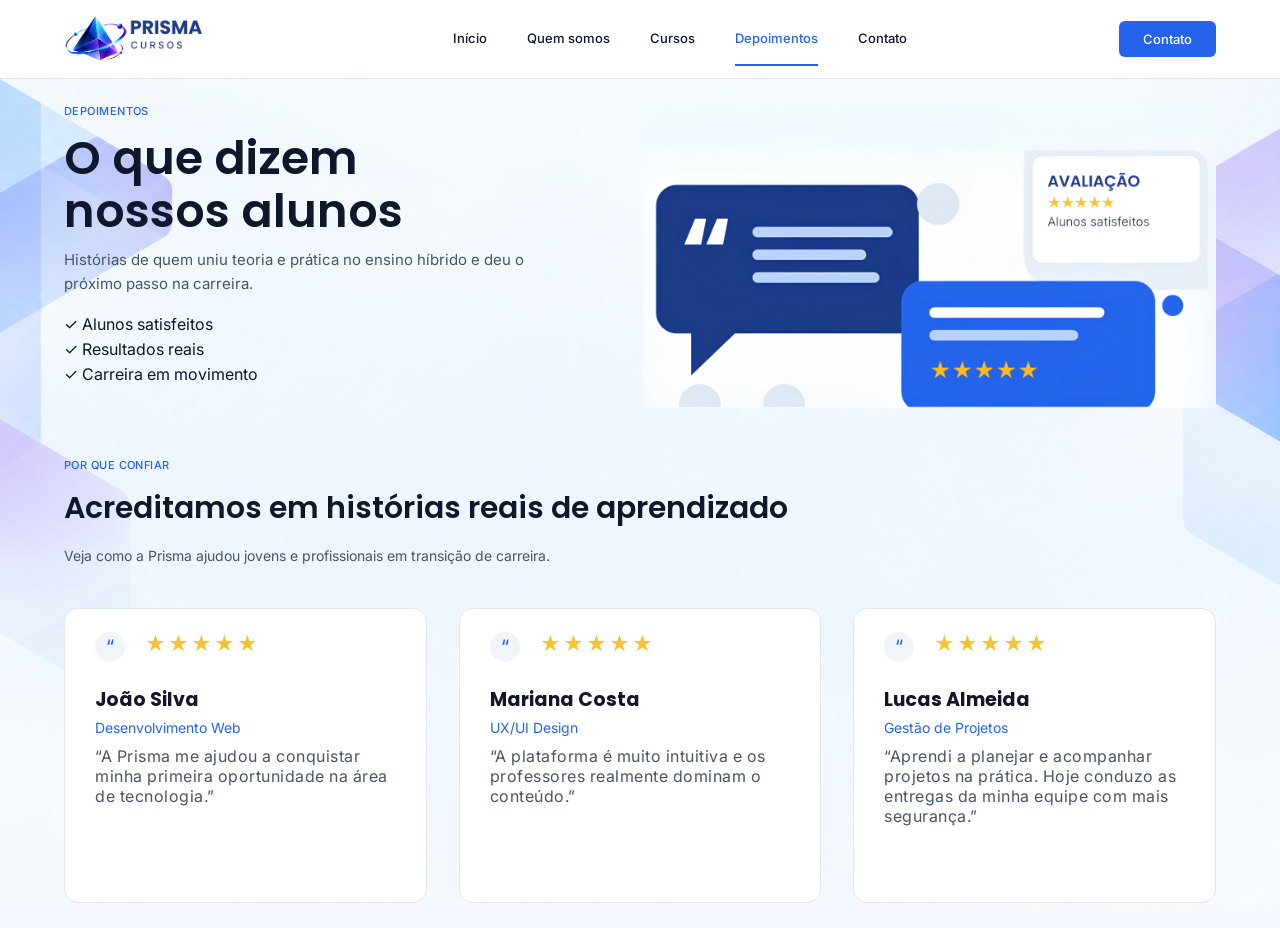
<file: Pagina-Depoimentos/depoimentos.html>
<!DOCTYPE html>

<html lang="pt-BR">
<head>
<meta charset="utf-8"/>
<meta content="width=device-width, initial-scale=1.0" name="viewport"/>
<link href="https://fonts.googleapis.com" rel="preconnect"/>
<link crossorigin="" href="https://fonts.gstatic.com" rel="preconnect"/>
<link href="https://fonts.googleapis.com/css2?family=Inter:wght@400;500;600&amp;family=Poppins:wght@600&amp;display=swap" rel="stylesheet"/>
<link href="depoimentos.css" rel="stylesheet"/>
<title>Depoimentos</title>
</head>
<body>
<header>
<a class="logo-link" href="../index.html"><img alt="Logo do site" class="logo-header" src="imagens/Logo Prisma Cursos.png"/></a>
<nav id="menu">
<a href="../index.html">Início</a>
<a href="../02-quem-somos/index.html">Quem somos</a>
<a href="../03-cursos/index.html">Cursos</a>
<a class="depoimentos-header" href="../Pagina-Depoimentos/depoimentos.html">Depoimentos</a>
<a href="../Pagina-Contatos/contatos.html">Contato</a>
</nav>
<a class="botao-contato" href="../Pagina-Contatos/contatos.html" role="link">Contato</a>
<button aria-label="Abrir menu" aria-controls="menu" aria-expanded="false" class="botao-menu">☰</button>
</header>
<main>
<section>
<div class="conjuntotexto">
<p class="titulo">DEPOIMENTOS</p>
<h1>O que dizem nossos alunos</h1>
<p class="descricao">Histórias de quem uniu teoria e prática no ensino híbrido e deu o próximo passo na carreira.</p>
<ul>
<li>✓ Alunos satisfeitos </li>
<li>✓ Resultados reais</li>
<li>✓ Carreira em movimento</li>
</ul>
</div>
<img alt="imagem depoimentos" class="imagem-depoimentos" src="imagens/imagem-depoimentos-melhorada.png"/>
</section>
<div class="conjunto2">
<p class="titulo2">POR QUE CONFIAR</p>
<h2>Acreditamos em histórias reais de aprendizado</h2>
<p class="descricao2">Veja como a Prisma ajudou jovens e profissionais em transição de carreira.</p>
<div class="cards">
<article class="balao">
<div class="balao-topo">
<p class="aspas">“</p>
<p class="estrela">★★★★★</p>
</div>
<div class="conjunto3">
<h3 class="nome">João Silva </h3>
<p class="curso">Desenvolvimento Web</p>
<p class="feedback">“A Prisma me ajudou a conquistar minha primeira oportunidade na área de tecnologia.”</p>
</div>
</article>
<article class="balao">
<div class="balao-topo">
<p class="aspas">“</p>
<p class="estrela">★★★★★</p>
</div>
<div class="conjunto3">
<h3 class="nome">Mariana Costa</h3>
<p class="curso">UX/UI Design</p>
<p class="feedback">“A plataforma é muito intuitiva e os professores realmente dominam o conteúdo.”</p>
</div>
</article>
<article class="balao">
<div class="balao-topo">
<p class="aspas">“</p>
<p class="estrela">★★★★★</p>
</div>
<div class="conjunto3">
<h3 class="nome">Lucas Almeida </h3>
<p class="curso">Gestão de Projetos</p>
<p class="feedback">“Aprendi a planejar e acompanhar projetos na prática. Hoje conduzo as entregas da minha equipe com mais segurança.”</p>
</div>
</article>
</div>
</main>
<footer>
</footer>
<script src="depoimentos.js"></script>
</body>
</html>
</file>
<file: 01-homepage/style.css>
/* ========== RESET E VARIÁVEIS ========== */
* {
    box-sizing: border-box;
    margin: 0;
    padding: 0;
}

:root {
    --azul: #2563eb;
    --azul-escuro: #1e3a8a;
    --texto: #0f172a;
    --texto-suave: #475569;
    --borda: #e2e8f0;
    --branco: #ffffff;
}

html {
    height: 100%;
}

body {
    min-height: 100vh;
    font-family: 'Inter', Arial, sans-serif;
    color: var(--texto);
    background-color: #f4f8ff;
    background-image: url("assets/fundo-figma.png");
    background-size: cover;
    background-position: center;
    background-repeat: no-repeat;
    background-attachment: fixed;
}

a {
    text-decoration: none;
    color: inherit;
}

ul {
    list-style: none;
}

img {
    display: block;
    max-width: 100%;
}

.container {
    width: 100%;
    max-width: 1200px;
    margin: 0 auto;
    padding: 0 24px;
}

h1, h2, h3 {
    font-family: 'Poppins', sans-serif;
}

/* ========== BOTÕES E ETIQUETAS ========== */
.botao {
    display: inline-block;
    padding: 14px 32px;
    background-color: var(--azul);
    color: var(--branco);
    font-size: 14px;
    font-weight: 500;
    border-radius: 6px;
    transition: background-color 0.2s, transform 0.2s;
}

.botao:hover {
    background-color: #1d4ed8;
    transform: translateY(-1px);
}

.botao--pequeno {
    padding: 10px 24px;
    font-size: 13px;
}

.etiqueta {
    display: block;
    margin-bottom: 14px;
    font-size: 11px;
    font-weight: 500;
    letter-spacing: 0.04em;
    text-transform: uppercase;
    color: var(--azul);
}

/* ========== CABEÇALHO ========== */
.navbar {
    position: sticky;
    top: 0;
    z-index: 10;
    background-color: var(--branco);
    border-bottom: 1px solid var(--borda);
}

.navbar__conteudo {
    display: flex;
    align-items: center;
    justify-content: space-between;
    max-width: 1200px;
    margin: 0 auto;
    padding: 12px 24px;
}

.navbar__logo img {
    height: 48px;
    width: auto;
}

.navbar__menu ul {
    display: flex;
    gap: 40px;
}

.navbar__menu a {
    display: block;
    padding: 18px 0;
    font-size: 13px;
    font-weight: 500;
    color: var(--texto);
    border-bottom: 2px solid transparent;
    transition: color 0.2s;
}

.navbar__menu a:hover,
.navbar__menu a.ativo {
    color: var(--azul);
}

.navbar__menu a.ativo {
    border-bottom-color: var(--azul);
}

/* botão do menu: só aparece no celular */
.navbar__toggle {
    display: none;
    background: none;
    border: none;
    font-size: 26px;
    color: var(--texto);
    cursor: pointer;
}

/* ========== HERO ========== */
.hero {
    padding: 56px 0 64px;
}

.hero__conteudo {
    display: grid;
    grid-template-columns: 1.1fr 0.9fr;
    align-items: center;
    gap: 40px;
}

.hero__texto h1 {
    font-size: 54px;
    line-height: 1.1;
    font-weight: 600;
    margin-bottom: 28px;
}

.hero__texto .destaque {
    color: var(--azul);
}

.hero__texto > p {
    max-width: 460px;
    font-size: 15px;
    line-height: 1.65;
    color: var(--texto-suave);
}

/* bloco do quiz */
.hero__quiz {
    max-width: 320px;
    margin: 40px 0 0 80px;
    text-align: center;
}

.hero__quiz p {
    font-size: 15px;
    line-height: 1.5;
    color: var(--texto-suave);
    margin-bottom: 20px;
}

/* composição visual do lado direito */
.hero__visual {
    position: relative;
    height: 400px;
}

.forma {
    position: absolute;
    border-radius: 36px;
}

/* quadrado azul girado atrás do menino */
.forma--azul {
    top: 50px;
    left: 90px;
    width: 270px;
    height: 270px;
    background-color: var(--azul);
    transform: rotate(14deg);
}

/* formas azul-escuras */
.forma--escura-esq {
    top: 90px;
    left: 0;
    width: 240px;
    height: 150px;
    background-color: var(--azul-escuro);
    transform: rotate(18deg);
    z-index: 1;
}

.forma--escura-dir {
    top: 190px;
    right: 0;
    width: 150px;
    height: 140px;
    background-color: var(--azul-escuro);
    transform: rotate(18deg);
}

.hero__menino {
    position: absolute;
    bottom: 40px;
    left: 80px;
    z-index: 2;
    height: 85%;
    width: auto;
    max-width: none;
    object-fit: contain;
    object-position: bottom left;
}

/* ========== BENEFÍCIOS ========== */
.beneficios {
    padding: 40px 0;
    background-color: var(--branco);
}

.beneficios__lista {
    display: grid;
    grid-template-columns: repeat(4, 1fr);
}

.beneficio {
    padding: 8px 28px;
    text-align: center;
    border-left: 1px solid var(--borda);
}

.beneficio:first-child {
    border-left: none;
}

.beneficio__icone {
    display: flex;
    align-items: center;
    justify-content: center;
    width: 56px;
    height: 56px;
    margin: 0 auto 20px;
    color: #0b4fe0;
    background-color: #e8eef7;
    border-radius: 50%;
}

.beneficio h3 {
    font-size: 15px;
    font-weight: 600;
    margin-bottom: 10px;
}

.beneficio p {
    max-width: 200px;
    margin: 0 auto;
    font-size: 12.5px;
    line-height: 1.6;
    color: var(--texto-suave);
}

/* animação de entrada (o script.js adiciona as classes) */
.aparecer {
    opacity: 0;
    transform: translateY(20px);
    transition: opacity 0.6s ease, transform 0.6s ease;
}

.aparecer.visivel {
    opacity: 1;
    transform: none;
}

/* ========== RESPONSIVO ========== */
@media (max-width: 900px) {
    
    body {
        background-image: url("../Pagina-Depoimentos/imagens/imagem-fundo-mobile.png");
        background-size: 100% auto;
        background-repeat: repeat-y;
        background-position: top center;
        background-attachment: scroll;
    }

    .navbar__toggle {
        display: block;
    }

    /* menu vira uma lista que abre embaixo do cabeçalho */
    .navbar__menu {
        display: none;
        position: absolute;
        top: 100%;
        left: 0;
        right: 0;
        background-color: var(--branco);
        border-bottom: 1px solid var(--borda);
    }

    .navbar__menu.aberto {
        display: block;
    }

    .navbar__menu ul {
        flex-direction: column;
        gap: 0;
        padding: 8px 24px 16px;
    }

    .navbar__menu a {
        padding: 12px 0;
        border-bottom: none;
    }

    .hero__conteudo {
        grid-template-columns: 1fr;
    }

    .hero__quiz {
        margin: 40px auto 0;
    }

    .hero__visual {
        max-width: 460px;
        width: 100%;
        margin: 0 auto;
    }

    .beneficios__lista {
        grid-template-columns: repeat(2, 1fr);
        row-gap: 32px;
    }

    .beneficio:nth-child(3) {
        border-left: none;
    }
}


@media (max-width: 520px) {
    .hero__texto h1 {
        font-size: 36px;
    }

    .beneficios__lista {
        grid-template-columns: 1fr;
    }

    .beneficio {
        border-left: none;
    }

    .botao--pequeno {
        display: none;
    }
}

/* Integração: seção de cursos no início, seguindo a paleta do grupo. */
.home-courses {padding:64px 0 76px; background:rgba(248,250,252,.92)}
.home-courses h2{font-size:clamp(1.6rem,3vw,2.15rem);color:#0F172A;margin-bottom:10px}
.home-courses .container>p{color:#475569;line-height:1.6;margin-bottom:23px}
.home-courses__grid{display:grid;grid-template-columns:repeat(3,minmax(0,1fr));gap:18px}
.home-course{display:block;background:#fff;border:1px solid #E2E8F0;border-radius:14px;padding:26px 22px;transition:transform .15s,border-color .15s}
.home-course:hover{transform:translateY(-3px);border-color:#2563EB}
.home-course>span{display:grid;place-items:center;background:#eff6ff;color:#1E3A8A;font-weight:700;font-size:27px;border-radius:12px;width:58px;height:58px;margin-bottom:16px}
.home-course h3{color:#0F172A;font-size:18px;margin-bottom:8px}
.home-course p{font-size:14px;color:#475569;line-height:1.5}
@media(max-width:768px){.home-courses__grid{grid-template-columns:1fr}.home-courses{padding:48px 0}}
</file>
<file: 02-quem-somos/style.css>
/* ========== RESET E VARIÁVEIS ========== */
* {
    box-sizing: border-box;
    margin: 0;
    padding: 0;
}

:root {
    --azul: #2563eb;
    --azul-escuro: #1e3a8a;
    --texto: #0f172a;
    --texto-suave: #475569;
    --borda: #e2e8f0;
    --branco: #ffffff;
}

html {
    height: 100%;
}

body {
    min-height: 100vh;
    overflow-x: hidden; /* evita rolagem lateral no celular */
    font-family: 'Inter', Arial, sans-serif;
    color: var(--texto);
    background-color: #f4f8ff;
    background-image: url("assets/fundo-figma.png");
    background-size: cover;
    background-position: center;
    background-repeat: no-repeat;
    background-attachment: fixed;
}

a {
    text-decoration: none;
    color: inherit;
}

ul {
    list-style: none;
}

img {
    display: block;
    max-width: 100%;
}

.container {
    width: 100%;
    max-width: 1200px;
    margin: 0 auto;
    padding: 0 24px;
}

h1, h2, h3 {
    font-family: 'Poppins', sans-serif;
}

/* ========== BOTÕES E ETIQUETAS ========== */
.botao {
    display: inline-block;
    padding: 14px 32px;
    background-color: var(--azul);
    color: var(--branco);
    font-size: 14px;
    font-weight: 500;
    border-radius: 6px;
    transition: background-color 0.2s, transform 0.2s;
}

.botao:hover {
    background-color: #1d4ed8;
    transform: translateY(-1px);
}

.botao--pequeno {
    padding: 10px 24px;
    font-size: 13px;
}

.etiqueta {
    display: block;
    margin-bottom: 14px;
    font-size: 11px;
    font-weight: 500;
    letter-spacing: 0.04em;
    text-transform: uppercase;
    color: var(--azul);
}

/* ========== CABEÇALHO ========== */
.navbar {
    position: sticky;
    top: 0;
    z-index: 10;
    background-color: var(--branco);
    border-bottom: 1px solid var(--borda);
}

.navbar__conteudo {
    display: flex;
    align-items: center;
    justify-content: space-between;
    max-width: 1200px;
    margin: 0 auto;
    padding: 12px 24px;
}

.navbar__logo img {
    height: 48px;
    width: auto;
}

.navbar__menu ul {
    display: flex;
    gap: 40px;
}

.navbar__menu a {
    display: block;
    padding: 18px 0;
    font-size: 13px;
    font-weight: 500;
    color: var(--texto);
    border-bottom: 2px solid transparent;
    transition: color 0.2s;
}

.navbar__menu a:hover,
.navbar__menu a.ativo {
    color: var(--azul);
}

.navbar__menu a.ativo {
    border-bottom-color: var(--azul);
}

/* botão ☰: só aparece no celular */
.navbar__toggle {
    display: none;
    background: none;
    border: none;
    font-size: 26px;
    color: var(--texto);
    cursor: pointer;
}

/* ========== HERO ========== */
.hero {
    padding: 56px 0 72px;
}

.hero__conteudo {
    display: grid;
    grid-template-columns: 1fr 1fr;
    align-items: center;
    gap: 48px;
}

.hero__texto h1 {
    font-size: 44px;
    line-height: 1.15;
    font-weight: 600;
    margin-bottom: 24px;
}

.hero__texto p {
    max-width: 440px;
    font-size: 15px;
    line-height: 1.6;
    color: var(--texto-suave);
    margin-bottom: 48px;
}

/* composição visual do lado direito */
.hero__visual {
    position: relative;
    height: 380px;
}

.forma {
    position: absolute;
}

.forma--azul {
    top: 0;
    left: 40px;
    width: 190px;
    height: 130px;
    background-color: var(--azul);
    border-radius: 32px;
}

.forma--escura {
    top: 0;
    right: 0;
    bottom: 0;
    width: 210px;
    background-color: var(--azul-escuro);
    border-radius: 32px 32px 32px 0;
}

.hero__menino {
    position: absolute;
    bottom: 0;
    left: 0;
    height: 100%;
    width: auto;
    max-width: none;
    object-fit: contain;
    object-position: bottom left;
}

.cartao-flutuante {
    position: absolute;
    top: 130px;
    right: 28px;
    width: 220px;
    padding: 18px 20px;
    background-color: var(--branco);
    border-radius: 14px;
    box-shadow: 0 10px 30px rgba(15, 23, 42, 0.15);
}

.cartao-flutuante h3 {
    font-size: 14px;
    font-weight: 600;
    color: var(--azul-escuro);
    margin-bottom: 8px;
}

.cartao-flutuante li {
    position: relative;
    padding-left: 12px;
    font-size: 12px;
    line-height: 1.7;
    color: var(--texto-suave);
}

.cartao-flutuante li::before {
    content: "•";
    position: absolute;
    left: 0;
}

/* ========== POR QUE EXISTIMOS ========== */
.porque {
    padding: 24px 0 56px;
}

.porque h2 {
    font-size: 30px;
    font-weight: 600;
    margin-bottom: 14px;
}

.porque__subtitulo {
    font-size: 14px;
    line-height: 1.6;
    color: var(--texto-suave);
    margin-bottom: 40px;
}

.cards {
    display: grid;
    grid-template-columns: repeat(3, 1fr);
    gap: 24px;
}

.card {
    padding: 28px 24px 32px;
    min-height: 210px;
    background-color: var(--branco);
    border: 1px solid var(--borda);
    border-radius: 14px;
}

.card__icone {
    display: flex;
    align-items: center;
    justify-content: center;
    width: 40px;
    height: 40px;
    margin-bottom: 28px;
    color: var(--azul);
    background-color: #eff4ff;
    border-radius: 50%;
}

.card h3 {
    font-size: 17px;
    font-weight: 600;
    margin-bottom: 10px;
}

.card p {
    font-size: 12.5px;
    line-height: 1.6;
    color: var(--texto-suave);
}

/* ========== FAIXA FINAL ========== */
.faixa {
    padding-bottom: 64px;
}

.faixa__caixa {
    display: flex;
    align-items: center;
    justify-content: space-between;
    gap: 24px;
    padding: 28px 32px;
    background-color: var(--branco);
    border: 1px solid var(--borda);
    border-radius: 14px;
}

.faixa__caixa h2 {
    font-size: 22px;
    font-weight: 600;
    color: var(--azul-escuro);
    margin-bottom: 6px;
}

.faixa__caixa p {
    font-size: 14px;
    color: var(--texto-suave);
}

/* animação de entrada (o script.js adiciona as classes) */
.aparecer {
    opacity: 0;
    transform: translateY(20px);
    transition: opacity 0.6s ease, transform 0.6s ease;
}

.aparecer.visivel {
    opacity: 1;
    transform: none;
}

/* ========== RESPONSIVO: TABLET E CELULAR ========== */
@media (max-width: 900px) {
     body {
        background-image: url("../Pagina-Depoimentos/imagens/imagem-fundo-mobile.png");
        background-size: 100% auto;
        background-repeat: repeat-y;
        background-position: top center;
        background-attachment: scroll;
    }
    
    .navbar__toggle {
        display: block;
    }

    /* o menu vira uma lista que abre embaixo do cabeçalho */
    .navbar__menu {
        display: none;
        position: absolute;
        top: 100%;
        left: 0;
        right: 0;
        background-color: var(--branco);
        border-bottom: 1px solid var(--borda);
    }

    .navbar__menu.aberto {
        display: block;
    }

    .navbar__menu ul {
        flex-direction: column;
        gap: 0;
        padding: 8px 24px 16px;
    }

    .navbar__menu a {
        padding: 12px 0;
        border-bottom: none;
    }

    .hero__conteudo {
        grid-template-columns: 1fr;
    }

    .hero__texto p {
        margin-bottom: 32px;
    }

    .hero__visual {
        max-width: 460px;
        width: 100%;
        margin: 0 auto;
    }

    .cards {
        grid-template-columns: 1fr;
    }

    .card {
        min-height: 0;
    }

    .faixa__caixa {
        flex-direction: column;
        align-items: flex-start;
    }
}

/* ========== RESPONSIVO: CELULAR PEQUENO ========== */
@media (max-width: 520px) {
    .container {
        padding: 0 16px;
    }

    .navbar__conteudo {
        padding: 10px 16px;
    }

    .navbar__logo img {
        height: 40px;
    }

    /* o "Contato" já está dentro do menu ☰ */
    .botao--pequeno {
        display: none;
    }

    .hero {
        padding: 32px 0 48px;
    }

    .hero__texto h1 {
        font-size: 34px;
    }

    /* a composição do menino encolhe junto com a tela */
    .hero__visual {
        height: 300px;
    }

    .forma--azul {
        left: 20px;
        width: 150px;
        height: 105px;
        border-radius: 24px;
    }

    .forma--escura {
        width: 140px;
        border-radius: 24px 24px 24px 0;
    }

    .cartao-flutuante {
        top: 120px;
        right: 8px;
        width: 165px;
        padding: 12px 14px;
    }

    .cartao-flutuante h3 {
        font-size: 12px;
    }

    .cartao-flutuante li {
        font-size: 11px;
    }

    .porque h2 {
        font-size: 24px;
    }

    .faixa__caixa {
        padding: 24px 20px;
    }

    .faixa__caixa h2 {
        font-size: 18px;
    }

    .faixa__caixa .botao {
        width: 100%;
        text-align: center;
    }
}
</file>
<file: 03-cursos/style.css>
/* ========== RESET E VARIÁVEIS ========== */
* {
    box-sizing: border-box;
    margin: 0;
    padding: 0;
}

:root {
    --azul: #2563eb;
    --azul-escuro: #1e3a8a;
    --texto: #0f172a;
    --texto-suave: #475569;
    --borda: #e2e8f0;
    --branco: #ffffff;
    --cinza-claro: #f8fafc;
}

html {
    height: 100%;
}

body {
    min-height: 100vh;
    overflow-x: hidden; /* evita rolagem lateral no celular */
    font-family: 'Inter', Arial, sans-serif;
    color: var(--texto);
    background-color: #f4f8ff;
    background-image: url("assets/fundo-figma.png");
    background-size: cover;
    background-position: center;
    background-repeat: no-repeat;
    background-attachment: fixed;
}

a {
    text-decoration: none;
    color: inherit;
}

ul {
    list-style: none;
}

img {
    display: block;
    max-width: 100%;
}

.container {
    width: 100%;
    max-width: 1200px;
    margin: 0 auto;
    padding: 0 24px;
}

h1, h2, h3 {
    font-family: 'Poppins', sans-serif;
}

/* ========== BOTÕES E ETIQUETAS ========== */
.botao {
    display: inline-block;
    padding: 14px 32px;
    background-color: var(--azul);
    color: var(--branco);
    font-size: 14px;
    font-weight: 500;
    border-radius: 6px;
    transition: background-color 0.2s, transform 0.2s;
}

.botao:hover {
    background-color: #1d4ed8;
    transform: translateY(-1px);
}

.botao--pequeno {
    padding: 10px 24px;
    font-size: 13px;
}

.etiqueta {
    display: block;
    margin-bottom: 14px;
    font-size: 11px;
    font-weight: 500;
    letter-spacing: 0.04em;
    text-transform: uppercase;
    color: var(--azul);
}

/* ========== CABEÇALHO ========== */
.navbar {
    position: sticky;
    top: 0;
    z-index: 10;
    background-color: var(--branco);
    border-bottom: 1px solid var(--borda);
}

.navbar__conteudo {
    display: flex;
    align-items: center;
    justify-content: space-between;
    max-width: 1200px;
    margin: 0 auto;
    padding: 12px 24px;
}

.navbar__logo img {
    height: 48px;
    width: auto;
}

.navbar__menu ul {
    display: flex;
    gap: 40px;
}

.navbar__menu a {
    display: block;
    padding: 18px 0;
    font-size: 13px;
    font-weight: 500;
    color: var(--texto);
    border-bottom: 2px solid transparent;
    transition: color 0.2s;
}

.navbar__menu a:hover,
.navbar__menu a.ativo {
    color: var(--azul);
}

.navbar__menu a.ativo {
    border-bottom-color: var(--azul);
}

/* botão ☰: só aparece no celular */
.navbar__toggle {
    display: none;
    background: none;
    border: none;
    font-size: 26px;
    color: var(--texto);
    cursor: pointer;
}

/* ========== HERO ========== */
.hero {
    padding: 56px 0;
}

.hero__conteudo {
    display: grid;
    grid-template-columns: 1fr 1fr;
    align-items: center;
    gap: 48px;
}

.hero__texto h1 {
    font-size: 44px;
    line-height: 1.15;
    font-weight: 600;
    margin-bottom: 24px;
}

.hero__texto p {
    max-width: 440px;
    font-size: 15px;
    line-height: 1.6;
    color: var(--texto-suave);
    margin-bottom: 32px;
}

/* lista de destaques com "check" */
.hero__destaques {
    display: flex;
    flex-wrap: wrap;
    gap: 12px 24px;
}

.hero__destaques li {
    font-size: 12px;
    font-weight: 500;
    color: var(--azul-escuro);
}

.hero__destaques li::before {
    content: "✓";
    margin-right: 6px;
}

/* composição visual do lado direito */
.hero__visual {
    position: relative;
    height: 340px;
    overflow: hidden; /* corta o menino na linha da base */
}

.forma {
    position: absolute;
}

/* o quadrado azul desce junto com o menino (top = quanto o menino desceu) */
.forma--azul {
    top: 30px;
    left: 40px;
    width: 190px;
    height: 130px;
    background-color: var(--azul);
    border-radius: 32px;
}

.forma--escura {
    top: 0;
    right: 0;
    bottom: 0;
    width: 190px;
    background-color: var(--azul-escuro);
    border-radius: 32px 32px 32px 0;
}

.hero__menino {
    position: absolute;
    bottom: -30px; /* valor negativo faz o menino descer */
    left: 0;
    height: 100%;
    width: auto;
    max-width: none;
    object-fit: contain;
    object-position: bottom left;
}

/* ========== CURSOS EM DESTAQUE ========== */
.cursos {
    padding: 16px 0 64px;
}

.cursos h2 {
    font-size: 28px;
    font-weight: 600;
    margin-bottom: 12px;
}

.cursos__subtitulo {
    font-size: 14px;
    line-height: 1.6;
    color: var(--texto-suave);
    margin-bottom: 32px;
}

.cursos__lista {
    display: grid;
    grid-template-columns: repeat(3, 1fr);
    gap: 24px;
    margin-bottom: 24px;
}

.curso {
    padding: 12px 12px 28px;
    min-height: 300px;
    background-color: var(--branco);
    border: 1px solid var(--borda);
    border-radius: 14px;
    transition: box-shadow 0.2s, transform 0.2s;
}

.curso:hover,
.curso.visivel:hover {
    box-shadow: 0 10px 30px rgba(15, 23, 42, 0.1);
    transform: translateY(-2px);
}

/* parte de cima do cartão (ícone + bloco azul) */
.curso__topo {
    display: flex;
    height: 82px;
    margin-bottom: 20px;
    background-color: var(--cinza-claro);
    border-radius: 10px;
}

.curso__icone {
    flex: 1;
    display: flex;
    align-items: center;
    justify-content: center;
    color: var(--azul);
}

.curso__bloco {
    width: 106px;
    background-color: var(--azul-escuro);
    border-radius: 12px;
}

.curso h3,
.curso p,
.curso__itens {
    padding: 0 4px;
}

.curso h3 {
    font-size: 17px;
    font-weight: 600;
    margin-bottom: 10px;
}

.curso p {
    font-size: 12.5px;
    line-height: 1.6;
    color: var(--texto-suave);
    margin-bottom: 12px;
}

.curso__itens li {
    font-size: 11px;
    line-height: 1.7;
    color: var(--azul-escuro);
}

.curso__itens li::before {
    content: "✓";
    margin-right: 6px;
}

/* ========== FAIXA DO QUIZ ========== */
.faixa {
    display: flex;
    align-items: center;
    justify-content: space-between;
    gap: 24px;
    padding: 24px 32px;
    background-color: var(--branco);
    border: 1px solid var(--borda);
    border-radius: 14px;
}

.faixa h2 {
    font-size: 18px;
    font-weight: 600;
    margin-bottom: 6px;
}

.faixa p {
    font-size: 13px;
    color: var(--texto-suave);
}

/* animação de entrada (o script.js adiciona as classes) */
.aparecer {
    opacity: 0;
    transform: translateY(20px);
    transition: opacity 0.6s ease, transform 0.6s ease, box-shadow 0.2s;
}

.aparecer.visivel {
    opacity: 1;
    transform: none;
}

/* ========== RESPONSIVO: TABLET E CELULAR ========== */
@media (max-width: 900px) {
    body {
        background-image: url("../Pagina-Depoimentos/imagens/imagem-fundo-mobile.png");
        background-size: 100% auto;
        background-repeat: repeat-y;
        background-position: top center;
        background-attachment: scroll;
    }
    .navbar__toggle {
        display: block;
    }

    /* o menu vira uma lista que abre embaixo do cabeçalho */
    .navbar__menu {
        display: none;
        position: absolute;
        top: 100%;
        left: 0;
        right: 0;
        background-color: var(--branco);
        border-bottom: 1px solid var(--borda);
    }

    .navbar__menu.aberto {
        display: block;
    }

    .navbar__menu ul {
        flex-direction: column;
        gap: 0;
        padding: 8px 24px 16px;
    }

    .navbar__menu a {
        padding: 12px 0;
        border-bottom: none;
    }

    .hero__conteudo {
        grid-template-columns: 1fr;
    }

    .hero__visual {
        max-width: 460px;
        width: 100%;
        margin: 0 auto;
    }

    .cursos__lista {
        grid-template-columns: 1fr;
    }

    .curso {
        min-height: 0;
    }

    .faixa {
        flex-direction: column;
        align-items: flex-start;
    }
}

/* ========== RESPONSIVO: CELULAR PEQUENO ========== */
@media (max-width: 520px) {
    .container {
        padding: 0 16px;
    }

    .navbar__conteudo {
        padding: 10px 16px;
    }

    .navbar__logo img {
        height: 40px;
    }

    /* o "Contato" já está dentro do menu ☰ */
    .botao--pequeno {
        display: none;
    }

    .hero {
        padding: 32px 0 40px;
    }

    .hero__texto h1 {
        font-size: 34px;
    }

    /* a composição do menino encolhe junto com a tela */
    .hero__visual {
        height: 280px;
    }

    .forma--azul {
        top: 24px;
        left: 20px;
        width: 150px;
        height: 105px;
        border-radius: 24px;
    }

    .forma--escura {
        width: 130px;
        border-radius: 24px 24px 24px 0;
    }

    .hero__menino {
        bottom: -24px;
    }

    .cursos h2 {
        font-size: 24px;
    }

    .faixa {
        padding: 24px 20px;
    }

    .faixa .botao {
        width: 100%;
        text-align: center;
    }
}
.curso{scroll-margin-top:98px}.curso__detalhes{display:inline-block;margin-top:15px;color:#2563EB;text-decoration:underline;font-weight:600;font-size:14px}
</file>
<file: quiz/quiz.css>
/* PRISMA CURSOS — Apenas o quiz, sem estilos para outras seções.
   Requer somente o trecho HTML e assets/js/quiz.js.
   Se existir assets/fundo-prisma.png, ele será usado como fundo. */
.pcq-section {
  --pcq-navy: #1E3A8A;
  --pcq-blue: #2563EB;
  --pcq-purple: #7C3AED;
  --pcq-text: #0F172A;
  --pcq-muted: #475569;
  --pcq-border: #E2E8F0;
  --pcq-soft: #F8FAFC;
  --pcq-white: #FFFFFF;
  scroll-margin-top: 90px;
  padding: 72px 20px;
  background-color: var(--pcq-soft);
  background-image: url('../01-homepage/assets/fundo-figma.png'), linear-gradient(135deg,#F8FAFC,#edf5ff);
  background-position: center;
  background-repeat: no-repeat;
  background-size: cover;
  color: var(--pcq-text);
  font-family: 'Inter', Arial, sans-serif;
}
.pcq-section *, .pcq-section *::before, .pcq-section *::after { box-sizing: border-box; }
.pcq-container { max-width: 1080px; margin: 0 auto; }
.pcq-section-header { margin: 0 auto 28px; text-align: center; }
.pcq-eyebrow { display: block; color: var(--pcq-purple); font-size: .82rem; font-weight: 800; letter-spacing: .09em; margin-bottom: 12px; }
.pcq-section-header h2 { color:var(--pcq-navy); font: 700 clamp(1.7rem,3.5vw,2.5rem)/1.2 'Poppins',Arial,sans-serif; margin:0 0 12px; }
.pcq-section-header p { max-width: 660px; margin:0 auto; color:var(--pcq-muted); line-height: 1.6; }
.pcq-panel { max-width: 920px; margin:0 auto; min-height: 450px; border-radius: 20px; border:1px solid var(--pcq-border); background:var(--pcq-white); padding: 42px 48px 30px; box-shadow: 0 14px 35px rgba(15,23,42,.07); }
.pcq-screen { text-align:center; }
.pcq-screen h3 { margin: 10px auto 14px; max-width: 720px; color:var(--pcq-text); font: 700 clamp(1.5rem,2.8vw,2rem)/1.25 'Poppins',Arial,sans-serif; }
.pcq-screen h3:focus { outline: none; }
.pcq-screen > p { margin:0 auto 23px; max-width:640px; color:var(--pcq-muted); line-height:1.6; }
.pcq-icon-large { display:grid; place-items:center; width:92px; height:92px; margin:8px auto 18px; border-radius:24px; color:var(--pcq-purple); background:rgba(124,58,237,.09); }
.pcq-icon-large svg { width:53px; height:53px; }
.pcq-btn { display:inline-flex; align-items:center; justify-content:center; min-height:46px; padding:12px 25px; border-radius:9px; border:1px solid var(--pcq-purple); background:var(--pcq-purple); color:#fff; font:600 .95rem/1.3 'Inter',Arial,sans-serif; cursor:pointer; text-align:center; text-decoration:none; transition:filter .15s, transform .15s; }
.pcq-btn:hover { filter:brightness(.91); transform:translateY(-1px); }
.pcq-btn-secondary { background:#fff; border-color:var(--pcq-blue); color:var(--pcq-blue); }
.pcq-btn:focus-visible, .pcq-option:focus-visible, .pcq-back:focus-visible { outline:3px solid var(--pcq-blue); outline-offset:3px; }
.pcq-head { display:grid; grid-template-columns:105px minmax(0,1fr); align-items:center; gap:16px; margin-bottom:20px; }
.pcq-back { color:var(--pcq-navy); border:0; background:transparent; text-align:left; cursor:pointer; padding:8px 0; font-weight:700; font-size:.9rem; }
.pcq-back:hover { text-decoration:underline; }
.pcq-progress { height:10px; width:100%; overflow:hidden; border-radius:30px; background:var(--pcq-border); }
.pcq-progress-bar { height:100%; background:var(--pcq-purple); border-radius:30px; transition:width .2s; }
.pcq-question-number { display:block; color:var(--pcq-purple); font-size:.88rem; font-weight:700; margin-bottom:5px; }
.pcq-options { display:grid; grid-template-columns:repeat(3,minmax(0,1fr)); gap:14px; margin:28px 0 24px; }
.pcq-option { display:flex; min-width:0; min-height:158px; flex-direction:column; justify-content:center; align-items:center; text-align:center; gap:13px; border:1.5px solid var(--pcq-border); border-radius:14px; background:#fff; padding:17px 13px; color:var(--pcq-text); font:600 .96rem/1.35 'Inter',Arial,sans-serif; cursor:pointer; transition:background .15s, border-color .15s, transform .15s; }
.pcq-option:hover, .pcq-option.is-selected { border-color:var(--pcq-purple); background:var(--pcq-soft); }
.pcq-option:hover { transform:translateY(-2px); }
.pcq-option-icon { width:51px; height:51px; display:grid; place-items:center; border-radius:13px; background:var(--pcq-soft); color:var(--pcq-navy); flex-shrink:0; }
.pcq-option-icon svg { width:29px; height:29px; }
.pcq-dots { display:flex; justify-content:center; gap:9px; margin:17px 0 0; }
.pcq-dot { width:9px; height:9px; border:1px solid var(--pcq-navy); border-radius:50%; }
.pcq-dot.is-active { background:var(--pcq-purple); border-color:var(--pcq-purple); }
.pcq-result-lead { margin-bottom:0!important; }
.pcq-result-actions { display:flex; gap:12px; justify-content:center; flex-wrap:wrap; margin-top:22px; }
.pcq-note { font-size:.82rem; color:var(--pcq-muted); margin-top:9px!important; }
.pcq-sr-only { position:absolute; width:1px; height:1px; margin:-1px; padding:0; overflow:hidden; clip:rect(0,0,0,0); white-space:nowrap; border:0; }
@media (max-width:768px) {
  .pcq-section { padding:55px 16px; background-size:auto 100%; }
  .pcq-panel { padding:27px 20px 24px; border-radius:16px; min-height:390px; }
  .pcq-options { grid-template-columns:1fr; gap:10px; margin:20px 0; }
  .pcq-option { flex-direction:row; text-align:left; justify-content:flex-start; min-height:77px; padding:12px 15px; }
  .pcq-option-icon { width:43px; height:43px; }
  .pcq-head { grid-template-columns:70px minmax(0,1fr); gap:10px; }
  .pcq-result-actions .pcq-btn { width:100%; }
}
@media (prefers-reduced-motion: reduce) {
  .pcq-section *, .pcq-section *::before, .pcq-section *::after { transition:none!important; }
}
</file>
<file: Pagina-Confirmacao/confirmacao.css>
:root {
    --lateral: max(24px, calc((100% - 1200px) / 2 + 24px));
}

* {
    margin: 0;
    padding: 0;
    box-sizing: border-box;
}

html {
    height: 100%;
}

body {
    background-color: #F4F8FF;
    background-image: url(imagens/fundo-figma.png);
    background-size: cover;
    background-position: center;
    background-repeat: no-repeat;
    background-attachment: fixed;
    font-family: 'Inter', sans-serif;
    color: #0F172A;
    min-height: 100vh;
    overflow-x: hidden;
}

:focus-visible {
    outline: 3px solid #7C3AED;
    outline-offset: 3px;
}

/* ===== HEADER ===== */
header {
    background-color: #FFF;
    display: flex;
    align-items: center;
    justify-content: space-between;
    padding: 12px var(--lateral);
    border-bottom: 1px solid #E2E8F0;
}

body > header {
    position: sticky;
    top: 0;
    z-index: 50;
}

.logo-link {
    display: inline-flex;
    align-items: center;
}

.logo-header {
    display: block;
    height: 48px;
    width: auto;
}

nav {
    display: flex;
    align-items: center;
    gap: 40px;
}

nav a {
    color: #0F172A;
    text-decoration: none;
    font-family: 'Inter', sans-serif;
    font-size: 13px;
    font-weight: 500;
    padding: 18px 0;
    border-bottom: 2px solid transparent;
}

.contato-header {
    color: #2563EB;
    border-bottom-color: #2563EB;
}

a.botao-contato {
    display: inline-block;
    padding: 10px 24px;
    background-color: #2563EB;
    color: #FFF;
    font-family: 'Inter', sans-serif;
    font-size: 13px;
    font-weight: 500;
    border-radius: 6px;
    text-decoration: none;
}

.botao-menu {
    display: none;
    width: auto;
    height: auto;
    padding: 0;
    background: none;
    border: none;
    color: #0F172A;
    font-size: 26px;
    line-height: 1;
    cursor: pointer;
}

/* ===== CARD DE CONFIRMAÇÃO ===== */
main {
    flex: 1;
    display: flex;
    align-items: center;
    justify-content: center;
    padding: 40px 24px;
}

.balao1 {
    width: 100%;
    max-width: 620px;
    padding: 48px 32px;
    background-color: #FFF;
    border: 1px solid #E2E8F0;
    border-radius: 14px;
    display: flex;
    flex-direction: column;
    align-items: center;
    text-align: center;
}

.circulo {
    width: 64px;
    height: 64px;
    border-radius: 50%;
    background-color: #F1F5F9;
    display: flex;
    align-items: center;
    justify-content: center;
    margin-bottom: 20px;
}

.circulo img {
    width: 26px;
    height: auto;
}

.rotulo {
    color: #2563EB;
    font-size: 11px;
    font-weight: 500;
    letter-spacing: 0.04em;
    margin-bottom: 12px;
}

.titulo-confirmacao {
    font-family: 'Poppins', sans-serif;
    font-weight: 600;
    font-size: 46px;
    line-height: 1.15;
    color: #0F172A;
    max-width: 450px;
    text-wrap: balance;
    margin-bottom: 14px;
}

.texto-confirmacao {
    color: #475569;
    font-size: 15px;
    line-height: 1.6;
    max-width: 420px;
    margin-bottom: 28px;
}

.botoes {
    display: flex;
    flex-wrap: wrap;
    justify-content: center;
    gap: 16px;
}

.botao {
    display: flex;
    align-items: center;
    justify-content: center;
    height: 46px;
    padding: 0 28px;
    border-radius: 6px;
    font-size: 14px;
    font-weight: 500;
    text-decoration: none;
}

.botao-principal {
    background-color: #2563EB;
    color: #FFF;
}

.botao-secundario {
    background-color: #F8FAFC;
    border: 1px solid #E2E8F0;
    color: #2563EB;
}

/* ===== ATÉ 900px: menu dropdown e card na largura toda ===== */
@media (max-width: 900px) {
     body {
        background-image: url("../Pagina-Depoimentos/imagens/imagem-fundo-mobile.png");
        background-size: 100% auto;
        background-repeat: repeat-y;
        background-position: top center;
        background-attachment: scroll;
    }

    header nav {
        display: none;
        position: absolute;
        top: 100%;
        left: 0;
        right: 0;
        flex-direction: column;
        align-items: flex-start;
        gap: 0;
        padding: 8px 24px 16px;
        background-color: #FFF;
        border-bottom: 1px solid #E2E8F0;
    }

    header nav.aberto {
        display: flex;
    }

    header nav a {
        padding: 12px 0;
        border-bottom: none;
    }

    .botao-menu {
        display: flex;
        align-items: center;
        justify-content: center;
    }

    .balao1 {
        padding: 32px 20px;
    }

    .titulo-confirmacao {
        font-size: 32px;
    }

    .botoes {
        width: 100%;
        flex-direction: column;
    }

    .botao {
        width: 100%;
    }
}

/* ===== ATÉ 520px: celular pequeno ===== */
@media (max-width: 520px) {
    header {
        padding: 10px 16px;
    }

    a.botao-contato {
        display: none;
    }

    .logo-header {
        height: 40px;
    }
}
</file>
<file: Pagina-Contatos/contatos.css>
:root {
    --lateral: max(24px, calc((100% - 1200px) / 2 + 24px));
}

* {
    margin: 0;
    padding: 0;
    box-sizing: border-box;
}

html {
    height: 100%;
}

body {
    background-color: #F4F8FF;
    background-image: url(imagens/fundo-figma.png);
    background-size: cover;
    background-position: center;
    background-repeat: no-repeat;
    background-attachment: fixed;
    font-family: 'Inter', sans-serif;
    color: #0F172A;
    min-height: 100vh;
    overflow-x: hidden;
}

:focus-visible {
    outline: 3px solid #7C3AED;
    outline-offset: 3px;
}

/* ===== HEADER ===== */
header {
    background-color: #FFF;
    display: flex;
    align-items: center;
    justify-content: space-between;
    padding: 12px var(--lateral);
    border-bottom: 1px solid #E2E8F0;
}

body > header {
    position: sticky;
    top: 0;
    z-index: 50;
}

.logo-link {
    display: inline-flex;
    align-items: center;
}

.logo-header {
    display: block;
    height: 48px;
    width: auto;
}

nav {
    display: flex;
    align-items: center;
    gap: 40px;
}

nav a {
    color: #0F172A;
    text-decoration: none;
    font-family: 'Inter', sans-serif;
    font-size: 13px;
    font-weight: 500;
    padding: 18px 0;
    border-bottom: 2px solid transparent;
}

.contatos-header {
    color: #2563EB;
    border-bottom-color: #2563EB;
}

a.botao-contato {
    display: inline-block;
    padding: 10px 24px;
    background-color: #2563EB;
    color: #FFF;
    font-family: 'Inter', sans-serif;
    font-size: 13px;
    font-weight: 500;
    border-radius: 6px;
    text-decoration: none;
}

.botao-menu {
    display: none;
    width: auto;
    height: auto;
    padding: 0;
    background: none;
    border: none;
    color: #0F172A;
    font-size: 26px;
    line-height: 1;
    cursor: pointer;
}

/* ===== HERO ===== */
section {
    padding: 25px var(--lateral);
    display: flex;
    align-items: flex-start;
    justify-content: space-between;
}

.conjuntotexto {
    width: 45%;
}

.titulo,
.titulo2 {
    color: #2563EB;
    font-size: 11px;
    font-weight: 500;
    letter-spacing: 0.04em;
    margin-bottom: 14px;
}

h1 {
    max-width: 450px;
    text-wrap: balance;
    font-family: 'Poppins', sans-serif;
    font-weight: 600;
    font-size: 46px;
    color: #0F172A;
    line-height: 1.15;
    margin-bottom: 10px;
}

.descricao {
    max-width: 600px;
    color: #475569;
    font-size: 15px;
    line-height: 1.6;
    margin-bottom: 18px;
}

li {
    list-style: none;
    margin-bottom: 5px;
}

.imagem-contatos {
    width: 50%;
    height: auto;
}

/* ===== FALE CONOSCO ===== */
.conjunto2 {
    padding: 25px var(--lateral);
}

h2 {
    font-size: 30px;
    font-weight: 600;
    text-wrap: balance;
    font-family: 'Poppins', sans-serif;
    margin-bottom: 14px;
}

.descricao2 {
    color: #475569;
    font-size: 14px;
    line-height: 1.6;
}

.contato-conteudo {
    display: grid;
    grid-template-columns: 1fr 1fr;
    gap: 40px;
    padding: 0 var(--lateral);
}

/* ===== FORMULÁRIO ===== */
.formulario {
    background-color: #FFFFFF;
    border: 1px solid #E2E8F0;
    border-radius: 14px;
    padding: 24px;
    margin-bottom: 10px;
}

.linha {
    display: grid;
    grid-template-columns: 1fr 1fr;
    gap: 16px;
}

.campo {
    margin-bottom: 30px;
}

label {
    display: block;
    color: #2563EB;
    font-size: 14px;
    margin-bottom: 8px;
}

input, textarea, select {
    width: 100%;
    padding: 12px 16px;
    border: 1px solid #000;
    border-radius: 14px;
    background-color: #E2E8F0;
    font-family: 'Inter', sans-serif;
    font-size: 14px;
}

.mensagem {
    display: block;
    font-size: 14px;
    min-height: 140px;
    margin-bottom: 20px;
}

.botao-mensagem {
    display: flex;
    justify-content: center;
    align-items: center;
    width: 160px;
    height: 46px;
    background-color: #2563EB;
    color: #FFF;
    font-family: 'Inter', sans-serif;
    font-size: 14px;
    font-weight: 500;
    border: none;
    border-radius: 9px;
    cursor: pointer;
}

.formulario .nota-envio {
    font-size: 12px;
    line-height: 1.6;
    color: #475569;
    margin-top: 14px;
}

.formulario .aviso-formulario {
    margin-top: 12px;
    line-height: 1.6;
    color: #1E3A8A;
    font-weight: 600;
}

.formulario :is(input, textarea, select):invalid {
    box-shadow: none;
}

/* ===== CARDS DE CONTATO ===== */
.canais article {
    display: flex;
    align-items: center;
    max-height: 91px;
    border-radius: 14px;
    border: 1px solid #E2E8F0;
    background: #FFF;
    margin-bottom: 30px;
}

.titulo-canal {
    font-style: normal;
    font-family: 'Inter', sans-serif;
    font-size: 15px;
    font-weight: 500;
    color: #0F172A;
    margin-bottom: 2px;
}

.balao-canal {
    display: flex;
    justify-content: center;
    align-items: center;
    background-color: #F8FAFC;
    border-radius: 50%;
    height: 40px;
    width: 40px;
    margin: 20px 24px;
}

.icones {
    height: 18px;
    width: 18px;
}

.canal-texto p {
    color: #94A3B8;
    font-size: 13px;
    letter-spacing: 0.02em;
}

/* ===== ANIMAÇÃO DE ENTRADA ===== */
.aparecer {
    opacity: 0;
    transform: translateY(20px);
    transition: opacity 0.6s ease, transform 0.6s ease;
}

.aparecer.visivel {
    opacity: 1;
    transform: none;
}


/* ===== ATÉ 900px: menu dropdown e layout em uma coluna ===== */
@media (max-width: 900px) {
    body {
        background-image: url(../Pagina-Depoimentos/imagens/imagem-fundo-mobile.png);
        background-size: 100% auto;
        background-repeat: repeat-y;
        background-position: top center;
        background-attachment: scroll;
    }

    header nav {
        display: none;
        position: absolute;
        top: 100%;
        left: 0;
        right: 0;
        flex-direction: column;
        align-items: flex-start;
        gap: 0;
        padding: 8px 24px 16px;
        background-color: #FFF;
        border-bottom: 1px solid #E2E8F0;
    }

    header nav.aberto {
        display: flex;
    }

    header nav a {
        padding: 12px 0;
        border-bottom: none;
    }

    .botao-menu {
        display: flex;
        align-items: center;
        justify-content: center;
    }

    section {
        flex-direction: column;
        padding: 20px 24px;
        gap: 24px;
    }

    .conjuntotexto {
        width: 100%;
    }

    h1 {
        max-width: 100%;
        font-size: 32px;
    }

    .descricao {
        max-width: 100%;
        font-size: 15px;
    }

    .imagem-contatos {
        width: 100%;
    }

    .conjunto2 {
        padding: 20px 24px;
    }

    h2 {
        font-size: 24px;
    }

    .contato-conteudo {
        grid-template-columns: 1fr;
        padding: 0 24px 24px 24px;
        gap: 24px;
    }

    .linha {
        grid-template-columns: 1fr;
        gap: 0;
    }

    .botao-mensagem {
        width: 100%;
    }

    .canais article {
        max-height: none;
    }

    .balao-canal {
        margin: 16px 20px;
    }
}

/* ===== ATÉ 520px: celular pequeno ===== */
@media (max-width: 520px) {
    header {
        padding: 10px 16px;
    }

    a.botao-contato {
        display: none;
    }

    .logo-header {
        height: 40px;
    }
}
</file>
<file: Pagina-Depoimentos/depoimentos.css>
:root {
    --lateral: max(24px, calc((100% - 1200px) / 2 + 24px));
}

* {
    margin: 0;
    padding: 0;
    box-sizing: border-box;
}

html {
    height: 100%;
}

body {
    background-color: #F4F8FF;
    background-image: url(imagens/fundo-figma.png);
    background-size: cover;
    background-position: center;
    background-repeat: no-repeat;
    background-attachment: fixed;
    font-family: 'Inter', sans-serif;
    color: #0F172A;
    min-height: 100vh;
    overflow-x: hidden;
}

header {
    background-color: #FFF;
    display: flex;
    align-items: center;
    justify-content: space-between;
    padding: 12px var(--lateral);
    border-bottom: 1px solid #E2E8F0;
}

body > header {
    position: sticky;
    top: 0;
    z-index: 50;
}

.logo-link {
    display: inline-flex;
    align-items: center;
}

.logo-header {
    display: block;
    height: 48px;
    width: auto;
}

button {
    color: #FFF;
    font-family: Inter;
    font-size: 14px;
    font-weight: 500;
    line-height: normal;
    background-color: #2563EB;
    border-radius: 9px;
    display: flex;
    width: 111px;
    height: 46px;
    justify-content: center;
    align-items: center;
    border: none;
    cursor: pointer;
}

nav {
    display: flex;
    align-items: center;
    gap: 40px;
}

nav a {
    color: #0F172A;
    text-decoration: none;
    font-family: 'Inter', sans-serif;
    font-size: 13px;
    font-weight: 500;
    padding: 18px 0;
    border-bottom: 2px solid transparent;
}

.depoimentos-header {
    color: #2563EB;
    border-bottom-color: #2563EB;
}

a.botao-contato {
    display: inline-block;
    padding: 10px 24px;
    background-color: #2563EB;
    color: #FFF;
    font-family: 'Inter', sans-serif;
    font-size: 13px;
    font-weight: 500;
    border-radius: 6px;
    text-decoration: none;
}

.botao-menu {
    display: none;
    width: auto;
    height: auto;
    padding: 0;
    background: none;
    border: none;
    color: #0F172A;
    font-size: 26px;
    line-height: 1;
    cursor: pointer;
}

section {
    padding: 25px var(--lateral);
    display: flex;
    align-items: flex-start;
    justify-content: space-between;
}

.conjuntotexto {
    width: 45%;
}

.titulo,
.titulo2 {
    color: #2563EB;
    font-size: 11px;
    font-weight: 500;
    letter-spacing: 0.04em;
    margin-bottom: 14px;
}

h1 {
    max-width: 430px;
    text-wrap: balance;
    font-family: 'Poppins', sans-serif;
    font-weight: 600;
    font-size: 46px;
    color: #0F172A;
    line-height: 1.15;
    margin-bottom: 10px;
}

.descricao {
    max-width: 600px;
    color: #475569;
    font-size: 15px;
    line-height: 1.6;
    margin-bottom: 18px;
}

li {
    list-style: none;
    margin-bottom: 5px;
}

.imagem-depoimentos {
    width: 50%;
    height: auto;
}

.conjunto2 {
    padding: 25px var(--lateral);
}

h2 {
    font-size: 30px;
    font-weight: 600;
    text-wrap: balance;
    font-family: 'Poppins', sans-serif;
    margin-bottom: 14px;
}

.descricao2 {
    color: #475569;
    font-size: 14px;
    line-height: 1.6;
}

.cards {
    display: grid;
    grid-template-columns: repeat(3, 1fr);
    gap: 32px;
    margin-top: 40px;
}

.balao {
    border-radius: 14px;
    border: 1px solid #E2E8F0;
    background: #FFF;
    min-height: 295px;
}

.balao-topo {
    display: flex;
    justify-content: left;
    padding: 23px 30px;
    gap: 20px;
}

.aspas {
    width: 30px;
    height: 30px;
    border-radius: 50%;
    background-color: #F1F5F9;
    color: #2563EB;
    font-size: 20px;
    display: flex;
    align-items: center;
    justify-content: center;
}

.estrela {
    color: #F2C430;
    font-size: 20px;
    letter-spacing: 2px;
}

.conjunto3 {
    padding: 0px 30px;
}

.nome {
    font-family: 'Poppins', sans-serif;
    font-size: 19px;
    padding-bottom: 5px;
}

.curso {
    font-size: 14px;
    color: #2563EB;
    padding-bottom: 10px;
}

.feedback {
    font-size: 16px;
    letter-spacing: 0.5px;
    color: #475569;
}

.aviso-depoimentos {
    font-size: 12px;
    color: #475569;
    line-height: 1.6;
    margin-top: 12px;
}

.aparecer {
    opacity: 0;
    transform: translateY(20px);
    transition: opacity 0.6s ease, transform 0.6s ease;
}

.aparecer.visivel {
    opacity: 1;
    transform: none;
}

/*bolinhas do carrossel*/
.pontos {
    display: none;
}

button.ponto {
    display: block;
    width: 8px;
    height: 8px;
    padding: 0;
    border: none;
    border-radius: 999px;
    background-color: #CBD5E1;
    cursor: pointer;
    transition: width 0.3s ease, background-color 0.3s ease;
}

button.ponto.ativo {
    width: 24px;
    background-color: #2563EB;
}

/*ATÉ 900px: menu dropdown, uma coluna e carrossel*/
@media (max-width: 900px) {
    body {
        background-image: url(imagens/imagem-fundo-mobile.png);
        background-size: 100% auto;
        background-repeat: repeat-y;
        background-position: top center;
        background-attachment: scroll;
    }

    header nav {
        display: none;
        position: absolute;
        top: 100%;
        left: 0;
        right: 0;
        flex-direction: column;
        align-items: flex-start;
        gap: 0;
        padding: 8px 24px 16px;
        background-color: #FFF;
        border-bottom: 1px solid #E2E8F0;
    }

    header nav.aberto {
        display: flex;
    }

    header nav a {
        padding: 12px 0;
        border-bottom: none;
    }

    .botao-menu {
        display: flex;
        align-items: center;
        justify-content: center;
    }

    section {
        flex-direction: column;
        padding: 20px 24px;
        gap: 24px;
    }

    .conjuntotexto {
        width: 100%;
    }

    h1 {
        max-width: 100%;
        font-size: 32px;
    }

    .descricao {
        max-width: 100%;
        font-size: 15px;
    }

    .imagem-depoimentos {
        width: 100%;
    }

    .conjunto2 {
        padding: 20px 24px;
    }

    h2 {
        font-size: 24px;
    }

    .cards {
        display: flex;
        gap: 16px;
        margin-top: 24px;
        overflow-x: auto;
        scroll-snap-type: x mandatory;
        scrollbar-width: none;
        transition: opacity 0.3s ease;
    }

    .cards::-webkit-scrollbar {
        display: none;
    }

    .cards.trocando {
        opacity: 0;
    }

    .balao {
        flex: 0 0 100%;
        scroll-snap-align: start;
        min-height: 0;
        transition: opacity 0.25s ease, transform 0.25s ease;
    }

    .cards .balao:not(.ativo) {
        opacity: 0.5;
        transform: scale(0.94);
    }

    .balao-topo {
        padding: 20px 20px 12px 20px;
    }

    .conjunto3 {
        padding: 0 20px 20px 20px;
    }

    .feedback {
        font-size: 17px;
    }

    .pontos {
        display: flex;
        justify-content: center;
        gap: 8px;
        margin-top: 16px;
    }
}

/*ATÉ 520px: celular pequeno*/
@media (max-width: 520px) {
    header {
        padding: 10px 16px;
    }

    a.botao-contato {
        display: none;
    }

    .logo-header {
        height: 40px;
    }
}
</file>
